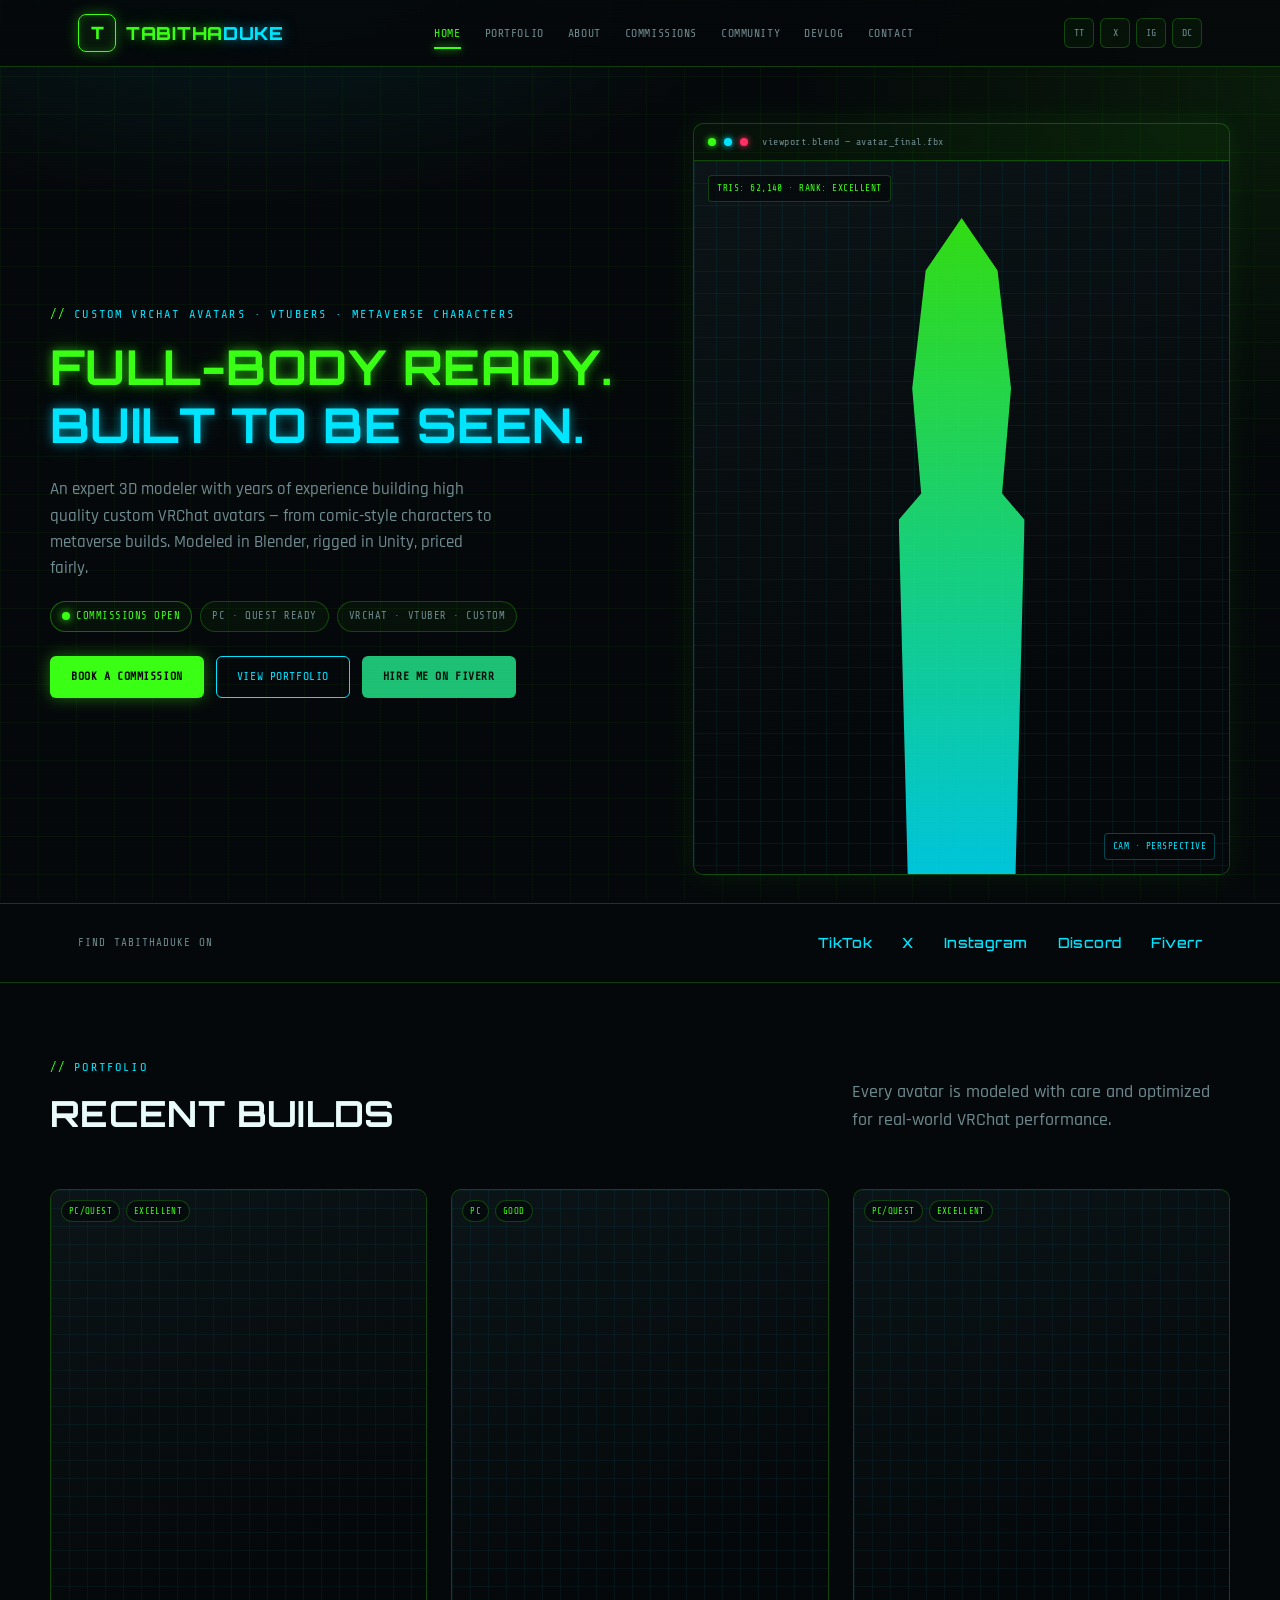
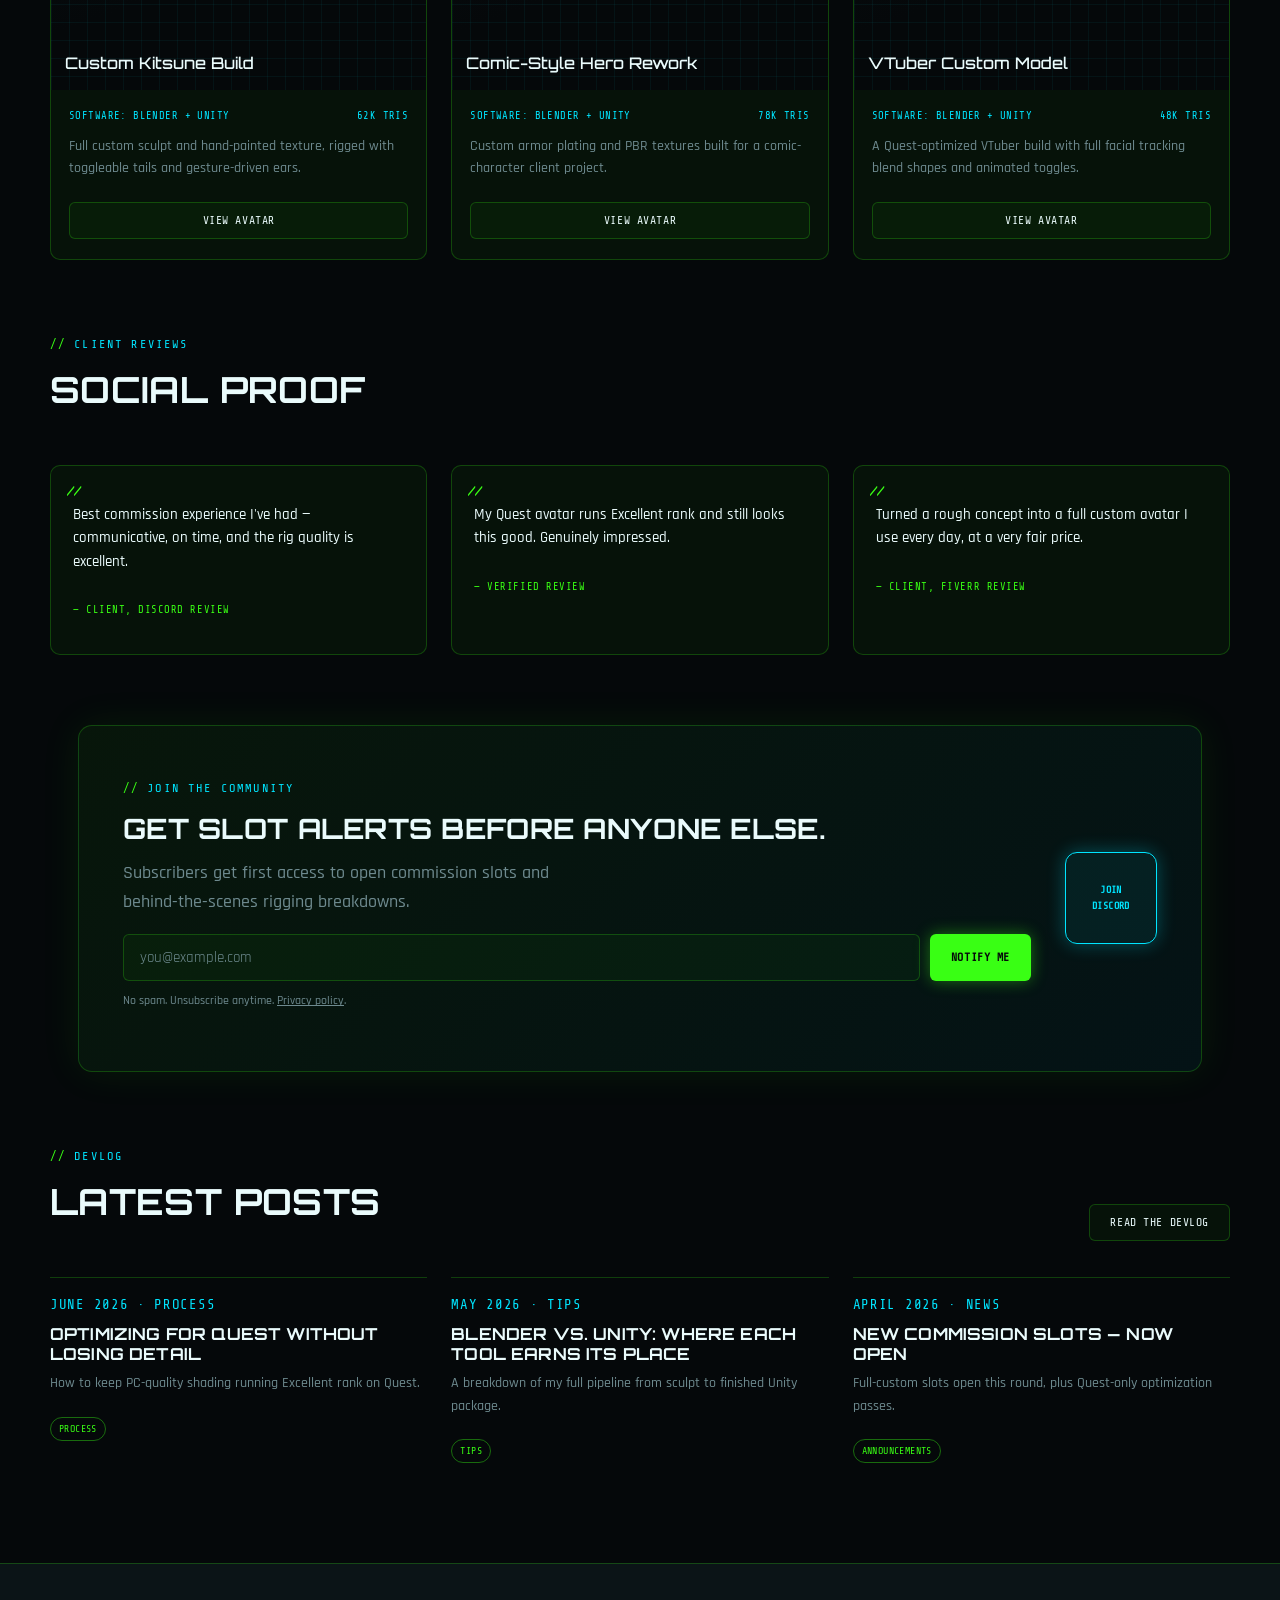
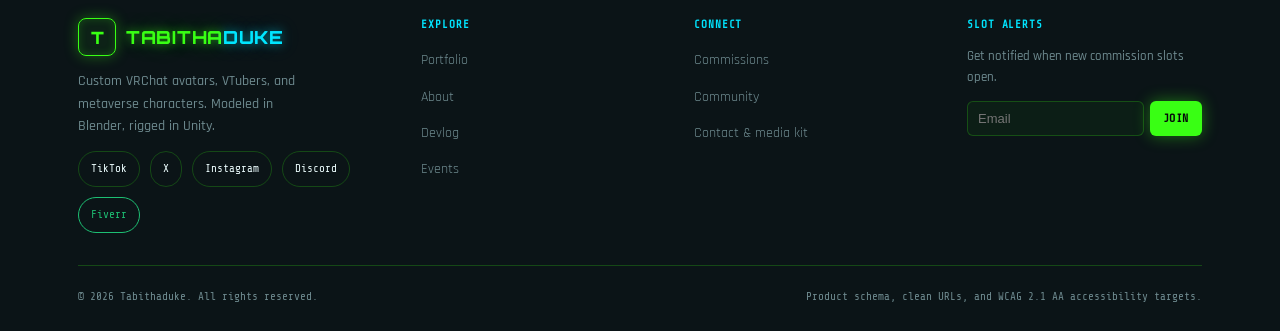
<file: index.html>
<!DOCTYPE html>
<html lang="en">
<head>
<meta charset="UTF-8">
<meta name="viewport" content="width=device-width, initial-scale=1.0">
<title>Tabithaduke — Custom VRChat Avatar Modeler</title>
<meta name="description" content="Tabithaduke builds custom VRChat avatars, VTubers, and metaverse characters using Unity and Blender. Full-body ready, PC & Quest optimized.">
<link rel="canonical" href="https://tabithaduke.example/">
<meta property="og:title" content="Tabithaduke — Custom VRChat Avatar Modeler">
<meta property="og:description" content="Custom VRChat avatars, VTubers, and metaverse characters. High quality, reasonable price.">
<meta property="og:type" content="website">
<meta name="twitter:card" content="summary_large_image">

<!-- FAVICON: placeholder neon "T" mark generated inline as SVG data URI.
     Replace href below with your real logo file once uploaded, e.g.:
     <link rel="icon" type="image/png" href="/assets/logo-favicon.png"> -->
<link rel="icon" type="image/svg+xml" href="data:image/svg+xml,%3Csvg xmlns='http://www.w3.org/2000/svg' viewBox='0 0 64 64'%3E%3Crect width='64' height='64' rx='12' fill='%23060A0C'/%3E%3Ctext x='32' y='44' font-family='Arial,sans-serif' font-weight='900' font-size='36' fill='%2339FF14' text-anchor='middle'%3ET%3C/text%3E%3C/svg%3E">

<link rel="preconnect" href="https://fonts.googleapis.com">
<link rel="preconnect" href="https://fonts.gstatic.com" crossorigin>
<link href="https://fonts.googleapis.com/css2?family=Orbitron:wght@500;600;700;800;900&family=Rajdhani:wght@400;500;600;700&family=Share+Tech+Mono&display=swap" rel="stylesheet">

<script type="application/ld+json">
{
  "@context": "https://schema.org",
  "@type": "Person",
  "name": "Tabithaduke",
  "jobTitle": "VRChat Avatar Modeler",
  "description": "Custom VRChat avatar, VTuber, and metaverse character modeler using Unity and Blender.",
  "sameAs": [
    "https://www.tiktok.com/@duketabintha_vr",
    "https://www.x.com/@kayblisspro451",
    "https://www.instagram.com/@kaydkeira",
    "https://www.discord.com/tabinda248"
  ]
}
</script>
<script type="application/ld+json">
{
  "@context": "https://schema.org",
  "@type": "Product",
  "name": "Full-Custom VRChat Avatar Commission",
  "brand": { "@type": "Brand", "name": "Tabithaduke" },
  "description": "Full-custom VRChat avatar build, modeled in Blender and rigged in Unity, PC & Quest optimized.",
  "offers": { "@type": "Offer", "availability": "https://schema.org/InStock", "priceCurrency": "USD", "price": "0.00" }
}
</script>

<style>
/* ============================================================
   TOKEN SYSTEM — NEON CYBERPUNK
   Color:  bg #05080A · bg2 #0B1417 · green #39FF14 · blue #00E5FF
           white #EAFBFC · muted #6E8A8F · danger/magenta #FF2E63 (rare accent)
   Type:   display = Orbitron (wide, geometric, terminal-readout feel)
           body    = Rajdhani (tall condensed technical sans)
           utility = Share Tech Mono (HUD / spec labels)
   Signature: scanline overlay + neon glow borders + grid backdrop + glitch hover
   ============================================================ */
:root{
  --bg:        #05080A;
  --bg2:       #0B1417;
  --panel:     rgba(57,255,20,.045);
  --panel-brd: rgba(57,255,20,.22);
  --panel-brd-blue: rgba(0,229,255,.28);
  --green:     #39FF14;
  --green-dim: #1F8C0B;
  --blue:      #00E5FF;
  --white:     #EAFBFC;
  --muted:     #6E8A8F;
  --magenta:   #FF2E63;
  --font-display: 'Orbitron', sans-serif;
  --font-body: 'Rajdhani', sans-serif;
  --font-mono: 'Share Tech Mono', monospace;
  --max: 1180px;
}
*{box-sizing:border-box;}
html{scroll-behavior:smooth;}
body{
  margin:0;background:var(--bg);color:var(--white);
  font-family:var(--font-body);font-size:17px;font-weight:500;line-height:1.6;
  -webkit-font-smoothing:antialiased;
  background-image:
    linear-gradient(rgba(57,255,20,.035) 1px, transparent 1px),
    linear-gradient(90deg, rgba(57,255,20,.035) 1px, transparent 1px),
    radial-gradient(900px 500px at 20% -10%, rgba(0,229,255,.10), transparent 60%),
    radial-gradient(800px 600px at 100% 10%, rgba(57,255,20,.08), transparent 60%);
  background-size:38px 38px, 38px 38px, auto, auto;
  background-attachment:fixed;
  position:relative;
}
body::after{
  content:"";position:fixed;inset:0;pointer-events:none;z-index:2000;opacity:.03;
  background:repeating-linear-gradient(0deg, #fff 0 1px, transparent 1px 3px);
  mix-blend-mode:overlay;
}
img,svg{max-width:100%;display:block;}
a{color:inherit;text-decoration:none;}
h1,h2,h3,h4{font-family:var(--font-display);font-weight:700;margin:0 0 .5em;line-height:1.2;letter-spacing:.01em;text-transform:uppercase;}
p{margin:0 0 1em;color:var(--muted);font-size:1.05em;}
button{font-family:inherit;cursor:pointer;}
.container{max-width:var(--max);margin:0 auto;padding:0 28px;}
.neon-text{color:var(--green);text-shadow:0 0 10px rgba(57,255,20,.55), 0 0 22px rgba(57,255,20,.25);}
.blue-text{color:var(--blue);text-shadow:0 0 10px rgba(0,229,255,.5), 0 0 22px rgba(0,229,255,.22);}
.eyebrow{
  font-family:var(--font-mono);font-size:12px;letter-spacing:.18em;text-transform:uppercase;
  color:var(--blue);display:inline-flex;align-items:center;gap:8px;margin-bottom:14px;
}
.eyebrow::before{content:"//";color:var(--green);}

.skip-link{position:absolute;left:-9999px;top:0;background:var(--green);color:var(--bg);padding:10px 16px;z-index:3000;font-family:var(--font-mono);font-size:13px;}
.skip-link:focus{left:12px;top:12px;}
a:focus-visible,button:focus-visible,input:focus-visible,textarea:focus-visible,select:focus-visible{outline:2px solid var(--green);outline-offset:3px;}

/* ============ HEADER ============ */
header.site{position:sticky;top:0;z-index:100;background:rgba(5,8,10,.86);backdrop-filter:blur(12px);border-bottom:1px solid var(--panel-brd);}
.nav-wrap{display:flex;align-items:center;justify-content:space-between;padding:14px 28px;max-width:var(--max);margin:0 auto;gap:18px;}
.brand{display:flex;align-items:center;gap:10px;}
.logo-mark{
  width:38px;height:38px;border-radius:8px;border:1.5px solid var(--green);
  display:flex;align-items:center;justify-content:center;font-family:var(--font-display);
  font-weight:900;color:var(--green);background:rgba(57,255,20,.06);
  box-shadow:0 0 14px rgba(57,255,20,.35), inset 0 0 8px rgba(57,255,20,.2);
  flex-shrink:0;
}
/* NOTE: replace .logo-mark contents with <img src="your-logo.png" alt="Tabithaduke logo"> once the logo file is provided */
.wordmark{font-family:var(--font-display);font-size:18px;font-weight:800;letter-spacing:.04em;white-space:nowrap;}
nav.primary{display:flex;align-items:center;gap:2px;}
nav.primary button.navlink{background:none;border:none;font-family:var(--font-mono);font-size:11.5px;letter-spacing:.05em;text-transform:uppercase;color:var(--muted);padding:9px 11px;position:relative;}
nav.primary button.navlink:hover{color:var(--white);}
nav.primary button.navlink[aria-current="page"]{color:var(--green);}
nav.primary button.navlink[aria-current="page"]::after{content:"";position:absolute;left:11px;right:11px;bottom:0;height:1.5px;background:var(--green);box-shadow:0 0 8px var(--green);}
.nav-right{display:flex;align-items:center;gap:10px;}
.social-mini{display:flex;gap:6px;}
.social-mini a{width:30px;height:30px;border-radius:6px;border:1px solid var(--panel-brd);display:flex;align-items:center;justify-content:center;font-family:var(--font-mono);font-size:10px;color:var(--muted);background:var(--panel);}
.social-mini a:hover{color:var(--green);border-color:var(--green);box-shadow:0 0 10px rgba(57,255,20,.3);}
.btn{display:inline-flex;align-items:center;gap:8px;font-family:var(--font-mono);font-size:11.5px;letter-spacing:.05em;text-transform:uppercase;padding:11px 20px;border-radius:6px;border:1px solid transparent;transition:transform .15s ease,box-shadow .15s ease;}
.btn:hover{transform:translateY(-1px);}
.btn-neon{background:var(--green);color:var(--bg);font-weight:700;box-shadow:0 0 16px rgba(57,255,20,.4);}
.btn-neon:hover{box-shadow:0 0 26px rgba(57,255,20,.6);}
.btn-blue{background:transparent;color:var(--blue);border-color:var(--blue);box-shadow:0 0 0 rgba(0,229,255,0);}
.btn-blue:hover{box-shadow:0 0 16px rgba(0,229,255,.35);}
.btn-outline{border-color:var(--panel-brd);color:var(--white);background:var(--panel);}
.btn-outline:hover{border-color:var(--green);}
.btn-fiverr{background:#1DBF73;color:#04120b;font-weight:700;}
.btn-fiverr:hover{opacity:.9;}
.menu-toggle{display:none;background:var(--panel);border:1px solid var(--panel-brd);padding:9px 11px;border-radius:6px;color:var(--green);}

/* ============ PAGES ============ */
.page{display:none;animation:fadeIn .4s ease;}
.page.active{display:block;}
@keyframes fadeIn{from{opacity:0;transform:translateY(6px);}to{opacity:1;transform:translateY(0);}}

/* ============ HUD / VIEWPORT CHROME (signature element) ============ */
.viewport{border-radius:10px;border:1px solid var(--panel-brd);background:var(--panel);position:relative;overflow:hidden;box-shadow:0 0 30px rgba(57,255,20,.08);}
.viewport-bar{display:flex;align-items:center;gap:8px;padding:10px 14px;border-bottom:1px solid var(--panel-brd);font-family:var(--font-mono);font-size:10px;color:var(--muted);letter-spacing:.05em;}
.vdot{width:8px;height:8px;border-radius:50%;}
.vdot.g{background:var(--green);box-shadow:0 0 6px var(--green);} .vdot.b{background:var(--blue);box-shadow:0 0 6px var(--blue);} .vdot.m{background:var(--magenta);box-shadow:0 0 6px var(--magenta);}
.viewport-stage{aspect-ratio:3/4;position:relative;background:linear-gradient(160deg,#0B1417,#05080A 70%);overflow:hidden;}
.viewport-stage::before{content:"";position:absolute;inset:0;background-image:linear-gradient(rgba(0,229,255,.06) 1px, transparent 1px), linear-gradient(90deg, rgba(0,229,255,.06) 1px, transparent 1px);background-size:22px 22px;}
.avatar-silhouette{position:absolute;left:50%;bottom:0;top:8%;width:42%;transform:translateX(-50%);background:linear-gradient(180deg, var(--green), var(--blue));clip-path:polygon(50% 0%, 66% 8%, 72% 26%, 68% 42%, 78% 46%, 74% 100%, 26% 100%, 22% 46%, 32% 42%, 28% 26%, 34% 8%);opacity:.85;filter:drop-shadow(0 0 18px rgba(57,255,20,.35));}
.viewport-hud{position:absolute;font-family:var(--font-mono);font-size:9.5px;color:var(--green);letter-spacing:.05em;background:rgba(5,8,10,.7);border:1px solid var(--panel-brd);border-radius:4px;padding:5px 8px;}
.hud-tl{top:14px;left:14px;} .hud-br{bottom:14px;right:14px;color:var(--blue);border-color:var(--panel-brd-blue);}
.status-dot{width:8px;height:8px;border-radius:50%;background:var(--green);display:inline-block;box-shadow:0 0 8px var(--green);animation:pulse 1.6s infinite;}
@keyframes pulse{0%{box-shadow:0 0 4px rgba(57,255,20,.6);}70%{box-shadow:0 0 14px rgba(57,255,20,0);}100%{box-shadow:0 0 4px rgba(57,255,20,0);}}

/* ============ HOME / HERO ============ */
.hero{padding:56px 0 28px;}
.hero-grid{display:grid;grid-template-columns:1.05fr .95fr;gap:50px;align-items:center;}
.hero h1{font-size:clamp(30px,4.2vw,48px);}
.hero .lede{font-size:16.5px;max-width:50ch;font-family:var(--font-body);}
.badge-row{display:flex;gap:8px;flex-wrap:wrap;margin:18px 0 24px;}
.badge{font-family:var(--font-mono);font-size:10.5px;letter-spacing:.05em;text-transform:uppercase;padding:6px 11px;border-radius:20px;border:1px solid var(--panel-brd);background:var(--panel);color:var(--muted);display:inline-flex;align-items:center;gap:6px;}
.badge.status{color:var(--green);border-color:rgba(57,255,20,.35);}
.hero-actions{display:flex;gap:12px;flex-wrap:wrap;}

.marquee{padding:28px 0;border-top:1px solid var(--panel-brd);border-bottom:1px solid var(--panel-brd);}
.marquee-inner{display:flex;align-items:center;gap:34px;flex-wrap:wrap;justify-content:space-between;}
.marquee-label{font-family:var(--font-mono);font-size:11px;letter-spacing:.1em;text-transform:uppercase;color:var(--muted);white-space:nowrap;}
.marquee-items{display:flex;gap:30px;flex-wrap:wrap;}
.marquee-item{font-family:var(--font-display);font-size:14px;color:var(--blue);white-space:nowrap;letter-spacing:.03em;}

.section{padding:70px 0;}
.section-head{display:flex;justify-content:space-between;align-items:flex-end;gap:24px;margin-bottom:36px;flex-wrap:wrap;}
.section-head h2{font-size:clamp(24px,3vw,36px);max-width:20ch;}
.section-head .sub{max-width:42ch;}

.grid-3{display:grid;grid-template-columns:repeat(3,1fr);gap:24px;}
.grid-2{display:grid;grid-template-columns:1fr 1fr;gap:24px;}

.avatar-card{border-radius:10px;overflow:hidden;border:1px solid var(--panel-brd);background:var(--panel);transition:transform .2s ease, box-shadow .2s ease;}
.avatar-card:hover{transform:translateY(-4px);box-shadow:0 0 24px rgba(57,255,20,.18);}
.avatar-cover{aspect-ratio:3/4;position:relative;background:linear-gradient(160deg,#0B1417,#05080A 70%);overflow:hidden;}
.avatar-cover::before{content:"";position:absolute;inset:0;background-image:linear-gradient(rgba(0,229,255,.05) 1px, transparent 1px), linear-gradient(90deg, rgba(0,229,255,.05) 1px, transparent 1px);background-size:18px 18px;}
.avatar-cover .tags{position:absolute;top:10px;left:10px;display:flex;gap:6px;z-index:2;}
.mini-tag{font-family:var(--font-mono);font-size:9px;letter-spacing:.04em;text-transform:uppercase;background:rgba(5,8,10,.75);border:1px solid var(--panel-brd);color:var(--green);padding:3px 7px;border-radius:20px;}
.avatar-cover .name{position:absolute;bottom:14px;left:14px;right:14px;font-family:var(--font-display);font-size:16px;z-index:2;color:var(--white);}
.avatar-body{padding:18px 18px 20px;}
.spec-line{display:flex;justify-content:space-between;font-family:var(--font-mono);font-size:10.5px;color:var(--blue);text-transform:uppercase;letter-spacing:.04em;margin-bottom:10px;}
.avatar-body p.blurb{font-size:14px;}
.avatar-body .btn{margin-top:8px;width:100%;justify-content:center;}

.testimonial{border-radius:10px;border:1px solid var(--panel-brd);background:var(--panel);padding:24px 22px;position:relative;}
.testimonial::before{content:"//";position:absolute;top:14px;left:16px;font-family:var(--font-display);font-size:14px;color:var(--green);}
.testimonial p{padding-top:14px;color:var(--white);font-size:14.5px;font-family:var(--font-body);}
.testimonial .attrib{font-family:var(--font-mono);font-size:10.5px;color:var(--green);text-transform:uppercase;letter-spacing:.05em;}

.cta-panel{border-radius:14px;border:1px solid var(--panel-brd);background:linear-gradient(135deg, rgba(57,255,20,.06), rgba(0,229,255,.05));padding:48px 44px;display:grid;grid-template-columns:1fr auto;gap:34px;align-items:center;position:relative;overflow:hidden;box-shadow:0 0 40px rgba(57,255,20,.08);}
.discord-orb{width:92px;height:92px;border-radius:12px;border:1.5px solid var(--blue);background:rgba(0,229,255,.06);flex-shrink:0;display:flex;align-items:center;justify-content:center;font-family:var(--font-mono);font-size:10px;text-align:center;color:var(--blue);font-weight:700;letter-spacing:.04em;box-shadow:0 0 18px rgba(0,229,255,.3);}
.signup-form{display:flex;gap:10px;margin-top:18px;flex-wrap:wrap;}
.signup-form input[type=email]{flex:1;min-width:220px;padding:13px 16px;border-radius:6px;border:1px solid var(--panel-brd);background:rgba(57,255,20,.04);color:var(--white);font-family:var(--font-body);font-size:15px;}
.signup-form input[type=email]::placeholder{color:var(--muted);}
.consent{font-size:12px;color:var(--muted);margin-top:10px;}
.form-note{font-size:13px;margin-top:12px;color:var(--green);display:none;}
.form-note.show{display:block;}

.devlog-card{border-top:1px solid var(--panel-brd);padding-top:16px;}
.devlog-meta{font-family:var(--font-mono);font-size:10.5px;text-transform:uppercase;letter-spacing:.05em;color:var(--blue);margin-bottom:8px;}
.devlog-card h3{font-size:16.5px;}
.devlog-card p{font-size:14px;}
.tag-pill{display:inline-block;font-family:var(--font-mono);font-size:10px;text-transform:uppercase;letter-spacing:.04em;color:var(--green);border:1px solid rgba(57,255,20,.4);padding:3px 8px;border-radius:20px;margin-top:8px;}

footer.site{background:var(--bg2);border-top:1px solid var(--panel-brd);padding:54px 0 26px;margin-top:30px;}
.footer-grid{display:grid;grid-template-columns:1.3fr 1fr 1fr 1fr;gap:38px;padding-bottom:32px;border-bottom:1px solid var(--panel-brd);}
.footer-grid h4{font-family:var(--font-mono);font-size:11px;letter-spacing:.08em;text-transform:uppercase;color:var(--blue);margin-bottom:15px;}
.footer-grid ul{list-style:none;margin:0;padding:0;display:flex;flex-direction:column;gap:9px;}
.footer-grid a,.footer-grid button.linklike{text-decoration:none;color:var(--muted);font-size:14px;background:none;border:none;padding:0;font-family:inherit;text-align:left;}
.footer-grid a:hover,.footer-grid button.linklike:hover{color:var(--green);}
.social-row{display:flex;gap:10px;margin-top:10px;flex-wrap:wrap;}
.social-row a{padding:8px 12px;border:1px solid var(--panel-brd);border-radius:20px;font-family:var(--font-mono);font-size:11px;color:var(--white);display:flex;align-items:center;gap:6px;}
.social-row a:hover{border-color:var(--green);color:var(--green);box-shadow:0 0 10px rgba(57,255,20,.25);}
.footer-bottom{display:flex;justify-content:space-between;align-items:center;padding-top:22px;flex-wrap:wrap;gap:10px;font-family:var(--font-mono);font-size:11px;color:var(--muted);}

/* ---- AVATAR DETAIL ---- */
.detail-grid{display:grid;grid-template-columns:.9fr 1.1fr;gap:50px;padding:50px 0;}
.buy-links{display:flex;flex-wrap:wrap;gap:10px;margin:20px 0;}
.buy-links a{font-family:var(--font-mono);font-size:11.5px;text-transform:uppercase;letter-spacing:.04em;border:1px solid var(--panel-brd);padding:9px 14px;border-radius:20px;background:var(--panel);}
.buy-links a:hover{border-color:var(--green);color:var(--green);}
.spec-table{width:100%;border-collapse:collapse;margin:22px 0;font-size:14px;}
.spec-table tr{border-bottom:1px solid var(--panel-brd);}
.spec-table td{padding:11px 0;color:var(--white);}
.spec-table td:first-child{font-family:var(--font-mono);font-size:11px;text-transform:uppercase;color:var(--blue);width:190px;}
.video-frame{aspect-ratio:16/9;border-radius:10px;position:relative;display:flex;align-items:center;justify-content:center;cursor:pointer;overflow:hidden;background:linear-gradient(150deg,#0B1417,#05080A);border:1px solid var(--panel-brd);}
.play-btn{width:60px;height:60px;border-radius:50%;background:var(--green);display:flex;align-items:center;justify-content:center;position:relative;z-index:1;box-shadow:0 0 20px rgba(57,255,20,.5);}
.play-btn::before{content:"";border-style:solid;border-width:9px 0 9px 15px;border-color:transparent transparent transparent var(--bg);margin-left:3px;}
.video-caption{position:absolute;bottom:14px;left:18px;color:var(--muted);font-family:var(--font-mono);font-size:10.5px;letter-spacing:.04em;text-transform:uppercase;z-index:1;}

/* ---- ABOUT ---- */
.about-grid{display:grid;grid-template-columns:.8fr 1.2fr;gap:50px;padding:50px 0;align-items:start;}
.avatar-portrait{aspect-ratio:4/5;border-radius:10px;background:linear-gradient(160deg,#0B1417,#05080A 70%);position:relative;overflow:hidden;border:1px solid var(--panel-brd);}
.avatar-portrait::before{content:"";position:absolute;inset:0;background-image:linear-gradient(rgba(0,229,255,.06) 1px, transparent 1px), linear-gradient(90deg, rgba(0,229,255,.06) 1px, transparent 1px);background-size:20px 20px;}
.tool-row{display:flex;gap:8px;margin-top:18px;flex-wrap:wrap;}
.timeline{margin-top:30px;border-left:1px solid var(--panel-brd);padding-left:22px;display:flex;flex-direction:column;gap:20px;}
.timeline-item{position:relative;}
.timeline-item::before{content:"";position:absolute;left:-27px;top:5px;width:9px;height:9px;border-radius:50%;background:var(--green);box-shadow:0 0 8px var(--green);}
.timeline-year{font-family:var(--font-mono);font-size:11.5px;color:var(--green);letter-spacing:.05em;}
.timeline-item h4{font-size:14.5px;margin:4px 0 2px;text-transform:none;}
.timeline-item p{font-size:13.5px;}

/* ---- CONTACT / MEDIA ---- */
.contact-grid{display:grid;grid-template-columns:1fr 1fr;gap:50px;padding:50px 0;}
.form-field{margin-bottom:18px;}
.form-field label{display:block;font-family:var(--font-mono);font-size:11px;text-transform:uppercase;letter-spacing:.04em;color:var(--blue);margin-bottom:6px;}
.form-field input,.form-field textarea,.form-field select{width:100%;padding:12px 14px;border:1px solid var(--panel-brd);border-radius:6px;background:var(--panel);font-family:var(--font-body);font-size:15px;color:var(--white);}
.form-field textarea{resize:vertical;min-height:120px;}
.honeypot{position:absolute;left:-9999px;}
.press-kit-list{display:flex;flex-direction:column;border-top:1px solid var(--panel-brd);}
.press-kit-item{display:flex;justify-content:space-between;align-items:center;padding:16px 0;border-bottom:1px solid var(--panel-brd);gap:14px;}
.press-kit-item .name{font-weight:600;font-size:15px;color:var(--white);}
.press-kit-item .desc{font-size:12.5px;color:var(--muted);}

/* ---- EVENTS ---- */
.event-row{display:grid;grid-template-columns:100px 1fr auto;gap:22px;align-items:center;padding:20px 0;border-bottom:1px solid var(--panel-brd);}
.event-date{font-family:var(--font-mono);text-align:center;background:var(--panel);border:1px solid var(--panel-brd);border-radius:6px;padding:10px 6px;}
.event-date .d{font-size:22px;font-weight:700;display:block;color:var(--green);}
.event-date .m{font-size:10px;text-transform:uppercase;letter-spacing:.05em;color:var(--muted);}
.event-title{font-size:16px;font-weight:600;margin-bottom:4px;color:var(--white);font-family:var(--font-display);text-transform:none;}
.event-meta{font-family:var(--font-mono);font-size:11px;color:var(--muted);text-transform:uppercase;letter-spacing:.04em;}
.event-type{display:inline-block;font-family:var(--font-mono);font-size:9.5px;text-transform:uppercase;padding:3px 8px;border-radius:20px;margin-right:8px;}
.event-type.virtual{background:rgba(0,229,255,.12);color:var(--blue);}
.event-type.person{background:rgba(57,255,20,.12);color:var(--green);}
.filter-row{display:flex;gap:10px;margin-bottom:26px;flex-wrap:wrap;}
.filter-chip{font-family:var(--font-mono);font-size:11px;text-transform:uppercase;letter-spacing:.04em;padding:8px 14px;border-radius:20px;border:1px solid var(--panel-brd);background:var(--panel);color:var(--muted);}
.filter-chip[aria-pressed="true"]{background:var(--green);color:var(--bg);border-color:var(--green);}

/* ---- COMMUNITY ---- */
.queue-panel{border-radius:10px;border:1px solid var(--panel-brd);background:var(--panel);padding:26px;display:flex;justify-content:space-between;align-items:center;flex-wrap:wrap;gap:18px;margin-bottom:32px;}
.queue-stat{text-align:center;}
.queue-stat .num{font-family:var(--font-display);font-size:28px;color:var(--green);}
.queue-stat .lbl{font-family:var(--font-mono);font-size:10px;text-transform:uppercase;letter-spacing:.05em;color:var(--muted);}
.community-card{border-radius:10px;background:var(--panel);border:1px solid var(--panel-brd);padding:24px;}
.community-card .icon{width:34px;height:34px;border-radius:8px;background:var(--green);box-shadow:0 0 14px rgba(57,255,20,.4);margin-bottom:14px;}
.community-card h3{font-size:16px;}
.community-card p{font-size:13.5px;}

@media (max-width:880px){
  .hero-grid,.detail-grid,.about-grid,.contact-grid{grid-template-columns:1fr;}
  .grid-3{grid-template-columns:1fr 1fr;}
  .footer-grid{grid-template-columns:1fr 1fr;}
  nav.primary{display:none;}
  .menu-toggle{display:inline-flex;}
  .cta-panel{grid-template-columns:1fr;text-align:left;}
  .discord-orb{display:none;}
}
@media (max-width:600px){
  .grid-3,.grid-2{grid-template-columns:1fr;}
  .footer-grid{grid-template-columns:1fr 1fr;}
  .event-row{grid-template-columns:60px 1fr;}
  .event-row .btn{grid-column:1/-1;}
}
@media (prefers-reduced-motion:reduce){
  *{animation-duration:.01ms !important;animation-iteration-count:1 !important;transition-duration:.01ms !important;scroll-behavior:auto !important;}
}
</style>
</head>
<body>

<a href="#main" class="skip-link">Skip to content</a>

<header class="site">
  <div class="nav-wrap">
    <a href="#" class="brand" data-nav="home">
      <span class="logo-mark" aria-hidden="true">T</span>
      <span class="wordmark"><span class="neon-text">TABITHA</span><span class="blue-text">DUKE</span></span>
    </a>
    <nav class="primary" aria-label="Primary">
      <button class="navlink" data-nav="home" aria-current="page">Home</button>
      <button class="navlink" data-nav="portfolio">Portfolio</button>
      <button class="navlink" data-nav="about">About</button>
      <button class="navlink" data-nav="commissions">Commissions</button>
      <button class="navlink" data-nav="community">Community</button>
      <button class="navlink" data-nav="devlog">Devlog</button>
      <button class="navlink" data-nav="contact">Contact</button>
    </nav>
    <div class="nav-right">
      <div class="social-mini" aria-label="Social media">
        <a href="https://www.tiktok.com/@duketabintha_vr" target="_blank" rel="noopener" aria-label="TikTok">TT</a>
        <a href="https://www.x.com/@kayblisspro451" target="_blank" rel="noopener" aria-label="X / Twitter">X</a>
        <a href="https://www.instagram.com/@kaydkeira" target="_blank" rel="noopener" aria-label="Instagram">IG</a>
        <a href="https://www.discord.com/tabinda248" target="_blank" rel="noopener" aria-label="Discord">DC</a>
      </div>
      <button class="menu-toggle" aria-label="Open menu" id="menuToggle">☰</button>
    </div>
  </div>
</header>

<main id="main">

<!-- ============ HOME ============ -->
<section class="page active" id="page-home" data-page="home">
  <div class="hero container">
    <div class="hero-grid">
      <div>
        <p class="eyebrow">Custom VRChat Avatars · VTubers · Metaverse Characters</p>
        <h1><span class="neon-text">Full-body ready.</span><br><span class="blue-text">Built to be seen.</span></h1>
        <p class="lede">An expert 3D modeler with years of experience building high quality custom VRChat avatars — from comic-style characters to metaverse builds. Modeled in Blender, rigged in Unity, priced fairly.</p>
        <div class="badge-row">
          <span class="badge status"><span class="status-dot"></span> Commissions open</span>
          <span class="badge">PC · Quest ready</span>
          <span class="badge">VRChat · VTuber · Custom</span>
        </div>
        <div class="hero-actions">
          <button class="btn btn-neon" data-nav="commissions">Book a commission</button>
          <button class="btn btn-blue" data-nav="portfolio">View portfolio</button>
          <a class="btn btn-fiverr" href="#" target="_blank" rel="noopener" title="Add your Fiverr gig URL here">Hire me on Fiverr</a>
        </div>
      </div>
      <div class="viewport">
        <div class="viewport-bar"><span class="vdot g"></span><span class="vdot b"></span><span class="vdot m"></span><span style="margin-left:6px">viewport.blend — avatar_final.fbx</span></div>
        <div class="viewport-stage">
          <div class="avatar-silhouette"></div>
          <span class="viewport-hud hud-tl">TRIS: 62,140 · RANK: EXCELLENT</span>
          <span class="viewport-hud hud-br">CAM · PERSPECTIVE</span>
        </div>
      </div>
    </div>
  </div>

  <div class="marquee">
    <div class="container marquee-inner">
      <span class="marquee-label">Find Tabithaduke on</span>
      <div class="marquee-items">
        <span class="marquee-item">TikTok</span>
        <span class="marquee-item">X</span>
        <span class="marquee-item">Instagram</span>
        <span class="marquee-item">Discord</span>
        <span class="marquee-item">Fiverr</span>
      </div>
    </div>
  </div>

  <div class="section container">
    <div class="section-head">
      <div><p class="eyebrow">Portfolio</p><h2>Recent builds</h2></div>
      <p class="sub">Every avatar is modeled with care and optimized for real-world VRChat performance.</p>
    </div>
    <div class="grid-3">
      <div class="avatar-card">
        <div class="avatar-cover"><div class="tags"><span class="mini-tag">PC/Quest</span><span class="mini-tag">Excellent</span></div><span class="name">Custom Kitsune Build</span></div>
        <div class="avatar-body"><div class="spec-line"><span>Software: Blender + Unity</span><span>62K tris</span></div><p class="blurb">Full custom sculpt and hand-painted texture, rigged with toggleable tails and gesture-driven ears.</p><button class="btn btn-outline" data-nav="book-detail">View avatar</button></div>
      </div>
      <div class="avatar-card">
        <div class="avatar-cover"><div class="tags"><span class="mini-tag">PC</span><span class="mini-tag">Good</span></div><span class="name">Comic-Style Hero Rework</span></div>
        <div class="avatar-body"><div class="spec-line"><span>Software: Blender + Unity</span><span>78K tris</span></div><p class="blurb">Custom armor plating and PBR textures built for a comic-character client project.</p><button class="btn btn-outline">View avatar</button></div>
      </div>
      <div class="avatar-card">
        <div class="avatar-cover"><div class="tags"><span class="mini-tag">PC/Quest</span><span class="mini-tag">Excellent</span></div><span class="name">VTuber Custom Model</span></div>
        <div class="avatar-body"><div class="spec-line"><span>Software: Blender + Unity</span><span>48K tris</span></div><p class="blurb">A Quest-optimized VTuber build with full facial tracking blend shapes and animated toggles.</p><button class="btn btn-outline">View avatar</button></div>
      </div>
    </div>
  </div>

  <div class="section container" style="padding-top:0">
    <div class="section-head"><div><p class="eyebrow">Client reviews</p><h2>Social proof</h2></div></div>
    <div class="grid-3">
      <div class="testimonial"><p>Best commission experience I've had — communicative, on time, and the rig quality is excellent.</p><p class="attrib">— Client, Discord review</p></div>
      <div class="testimonial"><p>My Quest avatar runs Excellent rank and still looks this good. Genuinely impressed.</p><p class="attrib">— Verified review</p></div>
      <div class="testimonial"><p>Turned a rough concept into a full custom avatar I use every day, at a very fair price.</p><p class="attrib">— Client, Fiverr review</p></div>
    </div>
  </div>

  <div class="container">
    <div class="cta-panel">
      <div>
        <p class="eyebrow">Join the community</p>
        <h2 style="font-size:28px">Get slot alerts before anyone else.</h2>
        <p style="max-width:48ch">Subscribers get first access to open commission slots and behind-the-scenes rigging breakdowns.</p>
        <form class="signup-form" id="newsletterForm">
          <label for="nlEmail" style="position:absolute;left:-9999px">Email address</label>
          <input type="email" id="nlEmail" placeholder="you@example.com" required autocomplete="email">
          <button class="btn btn-neon" type="submit">Notify me</button>
        </form>
        <p class="consent">No spam. Unsubscribe anytime. <a href="#" style="text-decoration:underline">Privacy policy</a>.</p>
        <p class="form-note" id="nlNote">You're on the list — check your inbox to confirm.</p>
      </div>
      <a class="discord-orb" href="https://www.discord.com/tabinda248" target="_blank" rel="noopener">JOIN<br>DISCORD</a>
    </div>
  </div>

  <div class="section container">
    <div class="section-head">
      <div><p class="eyebrow">Devlog</p><h2>Latest posts</h2></div>
      <button class="btn btn-outline" data-nav="devlog">Read the devlog</button>
    </div>
    <div class="grid-3">
      <div class="devlog-card"><p class="devlog-meta">June 2026 · Process</p><h3>Optimizing for Quest without losing detail</h3><p>How to keep PC-quality shading running Excellent rank on Quest.</p><span class="tag-pill">Process</span></div>
      <div class="devlog-card"><p class="devlog-meta">May 2026 · Tips</p><h3>Blender vs. Unity: where each tool earns its place</h3><p>A breakdown of my full pipeline from sculpt to finished Unity package.</p><span class="tag-pill">Tips</span></div>
      <div class="devlog-card"><p class="devlog-meta">April 2026 · News</p><h3>New commission slots — now open</h3><p>Full-custom slots open this round, plus Quest-only optimization passes.</p><span class="tag-pill">Announcements</span></div>
    </div>
  </div>
</section>

<!-- ============ PORTFOLIO LISTING ============ -->
<section class="page" id="page-portfolio" data-page="portfolio">
  <div class="section container">
    <p class="eyebrow">Portfolio</p>
    <h2>All avatars</h2>
    <p class="sub" style="margin-bottom:34px">Custom VRChat avatars, VTuber models, and metaverse characters — built in Blender, rigged in Unity.</p>
    <div class="grid-3">
      <div class="avatar-card"><div class="avatar-cover"><div class="tags"><span class="mini-tag">PC/Quest</span><span class="mini-tag">Excellent</span></div><span class="name">Custom Kitsune Build</span></div><div class="avatar-body"><div class="spec-line"><span>Blender + Unity</span><span>62K tris</span></div><p class="blurb">Full custom sculpt with toggleable tails and bioluminescent accents.</p><button class="btn btn-outline" data-nav="book-detail">View avatar</button></div></div>
      <div class="avatar-card"><div class="avatar-cover"><div class="tags"><span class="mini-tag">PC</span><span class="mini-tag">Good</span></div><span class="name">Comic-Style Hero Rework</span></div><div class="avatar-body"><div class="spec-line"><span>Blender + Unity</span><span>78K tris</span></div><p class="blurb">Custom armor plating, PBR textures, full gesture-driven face rig.</p><button class="btn btn-outline">View avatar</button></div></div>
      <div class="avatar-card"><div class="avatar-cover"><div class="tags"><span class="mini-tag">PC/Quest</span><span class="mini-tag">Excellent</span></div><span class="name">VTuber Custom Model</span></div><div class="avatar-body"><div class="spec-line"><span>Blender + Unity</span><span>48K tris</span></div><p class="blurb">Quest-optimized build with full facial tracking blend shapes.</p><button class="btn btn-outline">View avatar</button></div></div>
      <div class="avatar-card"><div class="avatar-cover"><div class="tags"><span class="mini-tag">PC</span><span class="mini-tag">Medium</span></div><span class="name">Original — Metaverse Character</span></div><div class="avatar-body"><div class="spec-line"><span>Blender + Unity</span><span>94K tris</span></div><p class="blurb">Fully original sculpt for a metaverse-focused client, PC showcase build.</p><button class="btn btn-outline">View avatar</button></div></div>
      <div class="avatar-card"><div class="avatar-cover"><div class="tags"><span class="mini-tag">PC/Quest</span><span class="mini-tag">Excellent</span></div><span class="name">Stylized Wolf Build</span></div><div class="avatar-body"><div class="spec-line"><span>Blender + Unity</span><span>51K tris</span></div><p class="blurb">Minimalist stylized wolf build, optimized down for Quest without losing detail.</p><button class="btn btn-outline">View avatar</button></div></div>
      <div class="avatar-card"><div class="avatar-cover"><div class="tags"><span class="mini-tag">PC</span><span class="mini-tag">Good</span></div><span class="name">Mecha Custom Build</span></div><div class="avatar-body"><div class="spec-line"><span>Blender + Unity</span><span>88K tris</span></div><p class="blurb">Hard-surface mecha build with panel-driven toggle system and emissive detailing.</p><button class="btn btn-outline">View avatar</button></div></div>
    </div>
  </div>
</section>

<!-- ============ AVATAR DETAIL ============ -->
<section class="page" id="page-book-detail" data-page="book-detail">
  <div class="container detail-grid">
    <div>
      <div class="viewport">
        <div class="viewport-bar"><span class="vdot g"></span><span class="vdot b"></span><span class="vdot m"></span><span style="margin-left:6px">kitsune_final.fbx</span></div>
        <div class="viewport-stage">
          <div class="avatar-silhouette"></div>
          <span class="viewport-hud hud-tl">TRIS: 62,140 · RANK: EXCELLENT</span>
          <span class="viewport-hud hud-br">CAM · PERSPECTIVE</span>
        </div>
      </div>
      <div class="buy-links" aria-label="Purchase or commission links">
        <a href="#">Booth</a>
        <a href="#">Gumroad</a>
        <a href="#" style="border-color:#1DBF73;color:#1DBF73">Fiverr gig</a>
      </div>
      <button class="btn btn-neon" style="width:100%;justify-content:center">Commission something like this</button>
    </div>
    <div>
      <p class="eyebrow">Full-Custom Build</p>
      <h1 style="font-size:32px">Custom Kitsune Build</h1>
      <p style="font-size:16px">A full custom sculpt and hand-painted texture built for a client who wanted a bioluminescent, ember-toned coat with toggleable tails and a glowing chest marking. Rigged for full-body tracking with custom gesture-driven ear and tail motion.</p>
      <table class="spec-table">
        <tr><td>Software</td><td>Blender · Unity</td></tr>
        <tr><td>Platform</td><td>PC &amp; Quest</td></tr>
        <tr><td>Performance rank</td><td>Excellent</td></tr>
        <tr><td>Triangle count</td><td>62,140 tris</td></tr>
        <tr><td>Formats included</td><td>Unity package · FBX · Source files</td></tr>
        <tr><td>Usage rights</td><td>Personal use — resale rights available as add-on</td></tr>
      </table>
      <div class="video-frame" role="button" tabindex="0" aria-label="Play avatar turntable video">
        <div class="play-btn"></div>
        <span class="video-caption">Turntable · 0:42 — replace with your hosted video embed</span>
      </div>
      <div style="margin-top:28px">
        <p class="eyebrow">Client reviews</p>
        <div class="grid-2">
          <div class="testimonial"><p>Exactly what I pictured, and the rig is flawless in-world.</p><p class="attrib">— Client review</p></div>
          <div class="testimonial"><p>Runs Excellent on Quest and still looks this detailed. Rare combo.</p><p class="attrib">— Verified review</p></div>
        </div>
      </div>
    </div>
  </div>
</section>

<!-- ============ ABOUT ============ -->
<section class="page" id="page-about" data-page="about">
  <div class="container about-grid">
    <div>
      <div class="avatar-portrait"></div>
      <div class="tool-row">
        <span class="badge">Blender</span>
        <span class="badge">Unity</span>
        <span class="badge">VRChat SDK</span>
      </div>
    </div>
    <div>
      <p class="eyebrow">About Tabithaduke</p>
      <h1 style="font-size:30px">An expert in 3D modeling, built on years of practice.</h1>
      <p style="font-size:16px">An expert in 3D modeling with several years of experience, which has helped perfect these skills in the field. Tabithaduke has successfully created high quality custom VRChat avatars while working with various groups that deal majorly with characters — including comic and metaverse characters. That experience covers VRChat avatars, VTubers, custom avatars, and more.</p>
      <p style="font-size:14.5px">Every avatar is built using Blender and Unity, with an ongoing focus on refining skills to deliver impeccable quality at a very reasonable price — to the point of being able to make a living from this craft. Feel free to reach out with any questions or commission requests.</p>
      <div class="timeline">
        <div class="timeline-item"><span class="timeline-year">Early days</span><h4>First avatar edits</h4><p>Started building and editing avatars, learning Blender and Unity from the ground up.</p></div>
        <div class="timeline-item"><span class="timeline-year">Growth</span><h4>Working with character groups</h4><p>Collaborated with groups working on comic and metaverse-style characters.</p></div>
        <div class="timeline-item"><span class="timeline-year">Expansion</span><h4>Custom VRChat &amp; VTuber commissions</h4><p>Expanded into full custom VRChat avatar and VTuber model commissions.</p></div>
        <div class="timeline-item"><span class="timeline-year">Today</span><h4>Full-time 3D modeling</h4><p>Now offering impeccable quality at a reasonable price, taking commissions full-time.</p></div>
      </div>
    </div>
  </div>
</section>

<!-- ============ COMMISSIONS / SIGNUP LANDING ============ -->
<section class="page" id="page-commissions" data-page="commissions">
  <div class="section container" style="max-width:740px;text-align:center">
    <p class="eyebrow" style="justify-content:center">Commissions</p>
    <h1 style="font-size:34px">Get on the list before slots open.</h1>
    <p style="font-size:16.5px">Join the mailing list for first access to new commission slots and behind-the-scenes rigging breakdowns — or hop into the Discord where slots are usually announced first.</p>
    <div style="display:flex;gap:12px;justify-content:center;margin:20px 0;flex-wrap:wrap">
      <a class="btn btn-neon" href="https://www.discord.com/tabinda248" target="_blank" rel="noopener">Join Discord</a>
      <a class="btn btn-fiverr" href="#" target="_blank" rel="noopener">Hire me on Fiverr</a>
    </div>
    <form class="signup-form" id="newsletterForm2" style="justify-content:center;max-width:480px;margin:8px auto 0">
      <label for="nlEmail2" style="position:absolute;left:-9999px">Email address</label>
      <input type="email" id="nlEmail2" placeholder="you@example.com" required autocomplete="email">
      <button class="btn btn-neon" type="submit">Notify me</button>
    </form>
    <p class="consent">No spam, ever. Unsubscribe with one click. <a href="#" style="text-decoration:underline">Privacy policy</a>.</p>
    <p class="form-note" id="nlNote2">You're on the list — check your inbox to confirm.</p>
  </div>
</section>

<!-- ============ CONTACT / MEDIA ============ -->
<section class="page" id="page-contact" data-page="contact">
  <div class="container contact-grid">
    <div>
      <p class="eyebrow">Get in touch</p>
      <h1 style="font-size:28px">Contact</h1>
      <form id="contactForm">
        <div class="form-field"><label for="cName">Name / Discord tag</label><input id="cName" type="text" required></div>
        <div class="form-field"><label for="cEmail">Email</label><input id="cEmail" type="email" required></div>
        <div class="form-field"><label for="cSubject">Subject</label>
          <select id="cSubject">
            <option>Commission inquiry</option>
            <option>General inquiry</option>
            <option>Media / press request</option>
            <option>Collab / streamer partnership</option>
            <option>Rights &amp; licensing</option>
          </select>
        </div>
        <div class="form-field"><label for="cMessage">Message</label><textarea id="cMessage" required></textarea></div>
        <input type="text" name="company" class="honeypot" tabindex="-1" autocomplete="off">
        <button class="btn btn-neon" type="submit">Send message</button>
        <p class="form-note" id="contactNote">Thanks — your message has been sent.</p>
      </form>
    </div>
    <div>
      <p class="eyebrow">Press &amp; media kit</p>
      <h2 style="font-size:22px">Media kit</h2>
      <p style="font-size:14px">Everything a journalist, streamer, or content creator needs, in one download.</p>
      <div class="press-kit-list">
        <div class="press-kit-item"><div><div class="name">Avatar renders</div><div class="desc">Press-quality, transparent background</div></div><button class="btn btn-outline">Download</button></div>
        <div class="press-kit-item"><div><div class="name">Logo / wordmark</div><div class="desc">Tabithaduke branding assets</div></div><button class="btn btn-outline">Download</button></div>
        <div class="press-kit-item"><div><div class="name">Bio</div><div class="desc">Short and long versions</div></div><button class="btn btn-outline">Download</button></div>
        <div class="press-kit-item"><div><div class="name">Fact sheet</div><div class="desc">Specialties, software, stats</div></div><button class="btn btn-outline">Download</button></div>
      </div>
      <button class="btn btn-outline" style="margin-top:18px;width:100%;justify-content:center">Download full kit (.zip)</button>
      <div style="margin-top:26px">
        <p class="eyebrow">Storefronts &amp; social</p>
        <div class="buy-links">
          <a href="#" style="border-color:#1DBF73;color:#1DBF73">Fiverr</a>
          <a href="https://www.tiktok.com/@duketabintha_vr" target="_blank" rel="noopener">TikTok</a>
          <a href="https://www.x.com/@kayblisspro451" target="_blank" rel="noopener">X</a>
          <a href="https://www.instagram.com/@kaydkeira" target="_blank" rel="noopener">Instagram</a>
          <a href="https://www.discord.com/tabinda248" target="_blank" rel="noopener">Discord</a>
        </div>
      </div>
    </div>
  </div>
</section>

<!-- ============ EVENTS ============ -->
<section class="page" id="page-events" data-page="events">
  <div class="section container">
    <p class="eyebrow">Appearances</p>
    <h1 style="font-size:28px">Events &amp; livestreams</h1>
    <p class="sub" style="margin-bottom:26px">Slot openings, community meetups, and live modeling streams.</p>
    <div class="filter-row" role="group" aria-label="Filter events">
      <button class="filter-chip" data-filter="all" aria-pressed="true">All</button>
      <button class="filter-chip" data-filter="person" aria-pressed="false">In-VRChat / In-person</button>
      <button class="filter-chip" data-filter="virtual" aria-pressed="false">Stream / Virtual</button>
    </div>
    <div id="eventList">
      <div class="event-row" data-type="virtual">
        <div class="event-date"><span class="d">03</span><span class="m">Aug</span></div>
        <div><span class="event-type virtual">Stream</span><div class="event-title">Live modeling session — Kitsune tail toggles</div><div class="event-meta">Twitch · 6:00 PM ET</div></div>
        <button class="btn btn-outline add-ics" data-title="Live modeling session" data-date="2026-08-03T18:00:00" data-loc="Twitch">Add to calendar</button>
      </div>
      <div class="event-row" data-type="person">
        <div class="event-date"><span class="d">14</span><span class="m">Aug</span></div>
        <div><span class="event-type person">In-VRChat</span><div class="event-title">Portfolio showcase meetup</div><div class="event-meta">VRChat World: Tabithaduke Studio · 8:00 PM ET</div></div>
        <button class="btn btn-outline add-ics" data-title="Portfolio showcase meetup" data-date="2026-08-14T20:00:00" data-loc="VRChat">Add to calendar</button>
      </div>
      <div class="event-row" data-type="virtual">
        <div class="event-date"><span class="d">01</span><span class="m">Sep</span></div>
        <div><span class="event-type virtual">Stream</span><div class="event-title">September commission slots — opening stream</div><div class="event-meta">Discord Stage · 5:00 PM ET</div></div>
        <button class="btn btn-outline add-ics" data-title="September commission slots opening" data-date="2026-09-01T17:00:00" data-loc="Discord">Add to calendar</button>
      </div>
    </div>
  </div>
</section>

<!-- ============ COMMUNITY ============ -->
<section class="page" id="page-community" data-page="community">
  <div class="section container">
    <p class="eyebrow">Community</p>
    <h1 style="font-size:28px">The Tabithaduke Discord</h1>
    <p class="sub" style="margin-bottom:24px">A moderated space for clients and anyone into VRChat avatar creation.</p>
    <div class="queue-panel">
      <div class="queue-stat"><span class="num">3</span><span class="lbl">Slots open</span></div>
      <div class="queue-stat"><span class="num">7</span><span class="lbl">In queue</span></div>
      <div class="queue-stat"><span class="num">~14d</span><span class="lbl">Turnaround</span></div>
      <a class="btn btn-neon" href="https://www.discord.com/tabinda248" target="_blank" rel="noopener">Join Discord</a>
    </div>
    <div class="grid-3">
      <div class="community-card"><div class="icon"></div><h3>Showcase channel</h3><p>Recent client avatars and fan art, pulled straight from the community showcase channel.</p></div>
      <div class="community-card"><div class="icon"></div><h3>Live Q&amp;A sessions</h3><p>Regular voice/stage sessions to ask about upcoming slots and the modeling process.</p><button class="btn btn-outline" style="margin-top:12px" data-nav="events">See upcoming dates</button></div>
      <div class="community-card"><div class="icon"></div><h3>Supporter perks</h3><p>Ko-fi/Patreon supporters get early previews and behind-the-scenes breakdowns.</p></div>
    </div>
  </div>
</section>

<!-- ============ DEVLOG ============ -->
<section class="page" id="page-devlog" data-page="devlog">
  <div class="section container">
    <p class="eyebrow">Devlog</p>
    <h1 style="font-size:28px">Notes from the workshop</h1>
    <p class="sub" style="margin-bottom:10px">Modeling breakdowns, tips, and commission news — updated monthly.</p>
    <div class="filter-row" role="group" aria-label="Filter devlog posts">
      <button class="filter-chip" data-jfilter="all" aria-pressed="true">All</button>
      <button class="filter-chip" data-jfilter="Process" aria-pressed="false">Process</button>
      <button class="filter-chip" data-jfilter="Tips" aria-pressed="false">Tips</button>
      <button class="filter-chip" data-jfilter="Announcements" aria-pressed="false">News</button>
    </div>
    <div class="grid-3" id="journalList">
      <div class="devlog-card" data-tag="Process"><p class="devlog-meta">June 2026 · Process</p><h3>Optimizing for Quest without losing detail</h3><p>How to keep PC-quality shading running Excellent rank on Quest.</p><span class="tag-pill">Process</span></div>
      <div class="devlog-card" data-tag="Tips"><p class="devlog-meta">May 2026 · Tips</p><h3>Blender vs. Unity: where each tool earns its place</h3><p>A breakdown of the full pipeline from sculpt to finished Unity package.</p><span class="tag-pill">Tips</span></div>
      <div class="devlog-card" data-tag="Announcements"><p class="devlog-meta">April 2026 · News</p><h3>New commission slots — now open</h3><p>Full-custom slots open this round, plus Quest-only optimization passes.</p><span class="tag-pill">Announcements</span></div>
      <div class="devlog-card" data-tag="Process"><p class="devlog-meta">March 2026 · Process</p><h3>Building a gesture-driven face rig from scratch</h3><p>A breakdown of the blend-shape setup behind every custom face rig delivered.</p><span class="tag-pill">Process</span></div>
      <div class="devlog-card" data-tag="Tips"><p class="devlog-meta">February 2026 · Tips</p><h3>Reading your own performance rank report</h3><p>What VRChat's rank system actually measures, and which numbers matter most.</p><span class="tag-pill">Tips</span></div>
      <div class="devlog-card" data-tag="Announcements"><p class="devlog-meta">January 2026 · News</p><h3>Now taking commissions on Fiverr</h3><p>Full-custom and base-edit commissions are now bookable directly through Fiverr.</p><span class="tag-pill">Announcements</span></div>
    </div>
  </div>
</section>

</main>

<!-- ============ FOOTER ============ -->
<footer class="site">
  <div class="container">
    <div class="footer-grid">
      <div>
        <div class="brand" style="margin-bottom:4px">
          <span class="logo-mark" aria-hidden="true">T</span>
          <span class="wordmark"><span class="neon-text">TABITHA</span><span class="blue-text">DUKE</span></span>
        </div>
        <p style="font-size:14px;margin-top:14px;max-width:32ch">Custom VRChat avatars, VTubers, and metaverse characters. Modeled in Blender, rigged in Unity.</p>
        <div class="social-row" aria-label="Social media and marketplaces">
          <a href="https://www.tiktok.com/@duketabintha_vr" target="_blank" rel="noopener">TikTok</a>
          <a href="https://www.x.com/@kayblisspro451" target="_blank" rel="noopener">X</a>
          <a href="https://www.instagram.com/@kaydkeira" target="_blank" rel="noopener">Instagram</a>
          <a href="https://www.discord.com/tabinda248" target="_blank" rel="noopener">Discord</a>
          <a href="#" style="border-color:#1DBF73;color:#1DBF73">Fiverr</a>
        </div>
      </div>
      <div>
        <h4>Explore</h4>
        <ul>
          <li><button class="linklike navlink" data-nav="portfolio">Portfolio</button></li>
          <li><button class="linklike navlink" data-nav="about">About</button></li>
          <li><button class="linklike navlink" data-nav="devlog">Devlog</button></li>
          <li><button class="linklike navlink" data-nav="events">Events</button></li>
        </ul>
      </div>
      <div>
        <h4>Connect</h4>
        <ul>
          <li><button class="linklike navlink" data-nav="commissions">Commissions</button></li>
          <li><button class="linklike navlink" data-nav="community">Community</button></li>
          <li><button class="linklike navlink" data-nav="contact">Contact &amp; media kit</button></li>
        </ul>
      </div>
      <div>
        <h4>Slot alerts</h4>
        <p style="font-size:13px">Get notified when new commission slots open.</p>
        <form id="footerForm" style="display:flex;gap:6px;margin-top:10px;flex-wrap:wrap">
          <input type="email" required placeholder="Email" style="flex:1;min-width:120px;padding:9px 10px;border-radius:6px;border:1px solid var(--panel-brd);background:var(--panel);color:var(--white);font-size:13px">
          <button class="btn btn-neon" type="submit" style="padding:9px 12px">Join</button>
        </form>
      </div>
    </div>
    <div class="footer-bottom">
      <span>© 2026 Tabithaduke. All rights reserved.</span>
      <span>Product schema, clean URLs, and WCAG 2.1 AA accessibility targets.</span>
    </div>
  </div>
</footer>

<script>
(function(){
  "use strict";
  var pages = document.querySelectorAll('.page');
  var navButtons = document.querySelectorAll('[data-nav]');
  var navLinksTop = document.querySelectorAll('nav.primary .navlink');

  function showPage(name, focusMain){
    pages.forEach(function(p){ p.classList.toggle('active', p.dataset.page === name); });
    navLinksTop.forEach(function(b){
      if(b.dataset.nav === name){ b.setAttribute('aria-current','page'); }
      else { b.removeAttribute('aria-current'); }
    });
    window.location.hash = name;
    window.scrollTo({top:0, behavior:'auto'});
    if(focusMain){
      var main = document.getElementById('main');
      main.setAttribute('tabindex','-1');
      main.focus({preventScroll:true});
    }
  }
  navButtons.forEach(function(btn){
    btn.addEventListener('click', function(){
      var target = btn.dataset.nav;
      if(!target) return;
      showPage(target, true);
    });
  });
  var initial = (window.location.hash || '#home').replace('#','');
  if(!document.getElementById('page-'+initial)){ initial = 'home'; }
  showPage(initial, false);

  var menuToggle = document.getElementById('menuToggle');
  var primaryNav = document.querySelector('nav.primary');
  menuToggle.addEventListener('click', function(){
    var open = primaryNav.style.display === 'flex';
    primaryNav.style.display = open ? 'none' : 'flex';
    primaryNav.style.flexDirection = 'column';
    primaryNav.style.position = 'absolute';
    primaryNav.style.top = '60px';
    primaryNav.style.left = '0';
    primaryNav.style.right = '0';
    primaryNav.style.background = 'var(--bg2)';
    primaryNav.style.borderBottom = '1px solid var(--panel-brd)';
    primaryNav.style.padding = '10px 20px 18px';
    menuToggle.setAttribute('aria-expanded', String(!open));
  });

  function wireNewsletter(formId, noteId){
    var form = document.getElementById(formId);
    if(!form) return;
    form.addEventListener('submit', function(e){
      e.preventDefault();
      var note = document.getElementById(noteId);
      if(note){ note.classList.add('show'); }
      form.reset();
    });
  }
  wireNewsletter('newsletterForm','nlNote');
  wireNewsletter('newsletterForm2','nlNote2');

  var footerForm = document.getElementById('footerForm');
  if(footerForm){
    footerForm.addEventListener('submit', function(e){
      e.preventDefault();
      footerForm.querySelector('input').value = 'Subscribed ✓';
    });
  }

  var contactForm = document.getElementById('contactForm');
  if(contactForm){
    contactForm.addEventListener('submit', function(e){
      e.preventDefault();
      if(contactForm.company && contactForm.company.value){ return; }
      document.getElementById('contactNote').classList.add('show');
      contactForm.reset();
    });
  }

  var filterChips = document.querySelectorAll('[data-filter]');
  filterChips.forEach(function(chip){
    chip.addEventListener('click', function(){
      filterChips.forEach(function(c){ c.setAttribute('aria-pressed','false'); });
      chip.setAttribute('aria-pressed','true');
      var val = chip.dataset.filter;
      document.querySelectorAll('#eventList .event-row').forEach(function(row){
        row.style.display = (val === 'all' || row.dataset.type === val) ? 'grid' : 'none';
      });
    });
  });

  var jchips = document.querySelectorAll('[data-jfilter]');
  jchips.forEach(function(chip){
    chip.addEventListener('click', function(){
      jchips.forEach(function(c){ c.setAttribute('aria-pressed','false'); });
      chip.setAttribute('aria-pressed','true');
      var val = chip.dataset.jfilter;
      document.querySelectorAll('#journalList .devlog-card').forEach(function(card){
        card.style.display = (val === 'all' || card.dataset.tag === val) ? 'block' : 'none';
      });
    });
  });

  document.querySelectorAll('.add-ics').forEach(function(btn){
    btn.addEventListener('click', function(){
      var title = btn.dataset.title, dt = btn.dataset.date, loc = btn.dataset.loc;
      var start = dt.replace(/[-:]/g,'').replace('.000','');
      var ics = ['BEGIN:VCALENDAR','VERSION:2.0','BEGIN:VEVENT','SUMMARY:'+title,'DTSTART:'+start,'LOCATION:'+loc,'DESCRIPTION:Event with Tabithaduke','END:VEVENT','END:VCALENDAR'].join('\r\n');
      var blob = new Blob([ics], {type:'text/calendar'});
      var link = document.createElement('a');
      link.href = URL.createObjectURL(blob);
      link.download = title.replace(/\s+/g,'-').toLowerCase()+'.ics';
      document.body.appendChild(link);
      link.click();
      document.body.removeChild(link);
    });
  });

  document.querySelectorAll('.video-frame').forEach(function(frame){
    frame.addEventListener('click', function(){
      frame.querySelector('.video-caption').textContent = 'Replace .video-frame with an <iframe> embed from YouTube/Vimeo';
    });
    frame.addEventListener('keypress', function(e){ if(e.key==='Enter') frame.click(); });
  });
})();
</script>
</body>
</html>
</file>
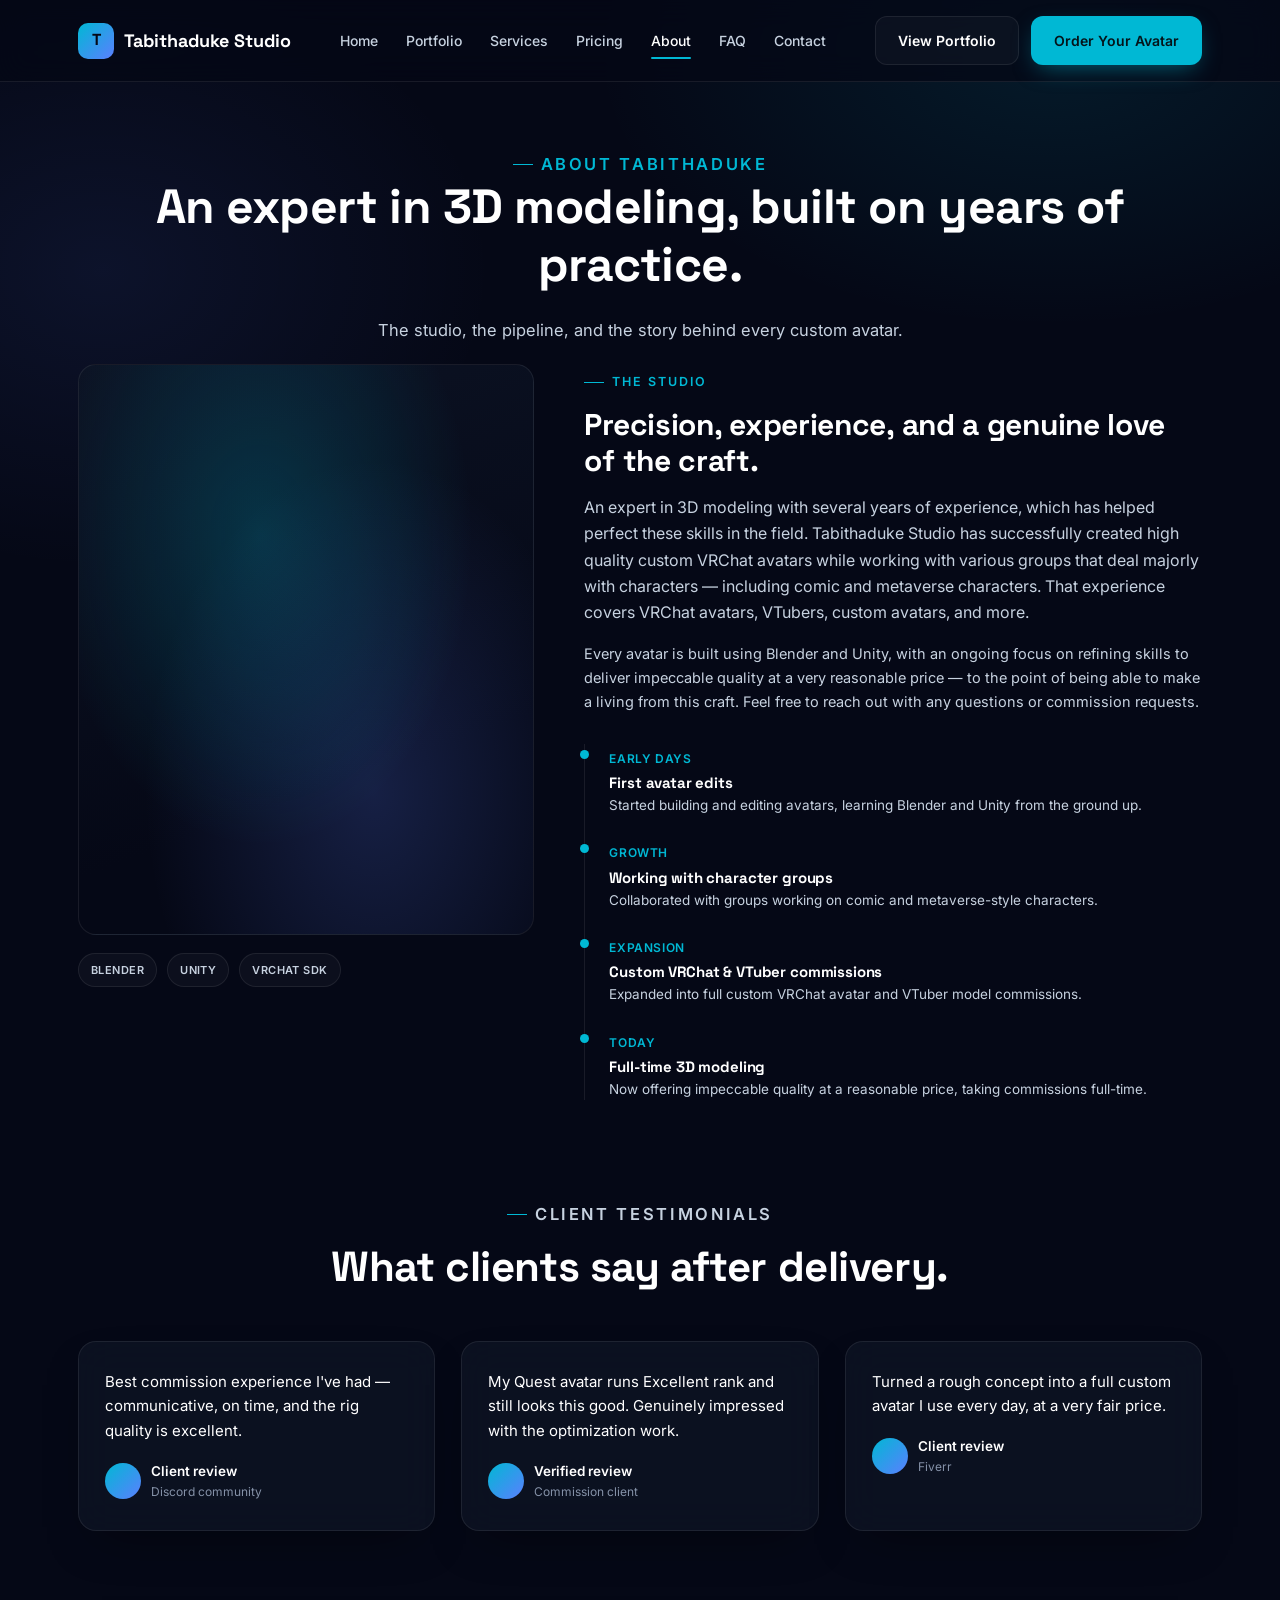
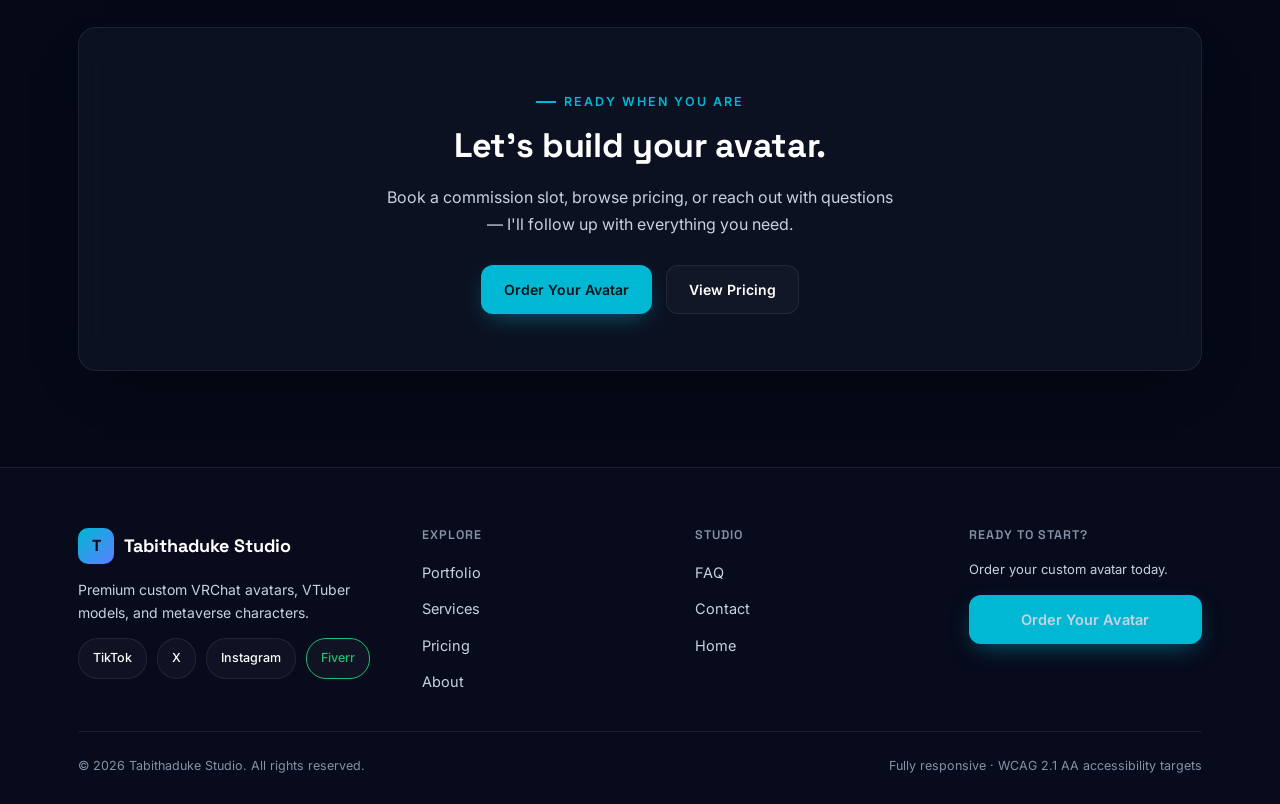
<file: tabithaduke-studio/about.html>
<!DOCTYPE html>
<html lang="en">
<head>
<meta charset="UTF-8">
<meta name="viewport" content="width=device-width, initial-scale=1.0">
<title>About — Tabithaduke Studio</title>
<meta name="description" content="Learn about Tabithaduke Studio, a custom VRChat avatar, VTuber, and metaverse character design studio built in Blender and Unity.">
<link rel="canonical" href="https://tabithaduke.example/about.html">
<meta property="og:title" content="About — Tabithaduke Studio">
<meta property="og:type" content="website">
<meta name="twitter:card" content="summary_large_image">

<link rel="icon" type="image/svg+xml" href="assets/favicon.svg">
<link rel="preconnect" href="https://fonts.googleapis.com">
<link rel="preconnect" href="https://fonts.gstatic.com" crossorigin>
<link href="https://fonts.googleapis.com/css2?family=Space+Grotesk:wght@500;600;700&family=Inter:wght@400;500;600;700&display=swap" rel="stylesheet">
<link rel="stylesheet" href="css/style.css">
</head>
<body>

<a href="#main" class="skip-link">Skip to content</a>

<header class="site">
  <div class="nav-wrap">
    <a href="index.html" class="brand">
      <span class="logo-mark" aria-hidden="true">T</span>
      <span class="wordmark">Tabithaduke Studio</span>
    </a>
    <nav class="primary" aria-label="Primary" id="primaryNav">
      <a href="index.html">Home</a>
      <a href="portfolio.html">Portfolio</a>
      <a href="services.html">Services</a>
      <a href="pricing.html">Pricing</a>
      <a href="about.html" aria-current="page">About</a>
      <a href="faq.html">FAQ</a>
      <a href="contact.html">Contact</a>
    </nav>
    <div class="nav-right">
      <a class="btn btn-outline" href="portfolio.html">View Portfolio</a>
      <a class="btn btn-primary" href="contact.html">Order Your Avatar</a>
      <button class="menu-toggle" id="menuToggle" aria-label="Open menu" aria-expanded="false" aria-controls="primaryNav">☰</button>
    </div>
  </div>
</header>

<main id="main">

  <!-- ============ PAGE HEADER ============ -->
  <section class="page-header">
    <div class="container">
      <p class="eyebrow">About Tabithaduke</p>
      <h1>An expert in 3D modeling, built on years of practice.</h1>
      <p>The studio, the pipeline, and the story behind every custom avatar.</p>
    </div>
  </section>

  <!-- ============ BIO ============ -->
  <section class="section no-top">
    <div class="container about-grid">
      <div>
        <div class="avatar-portrait"></div>
        <div class="tool-row">
          <span class="badge">Blender</span>
          <span class="badge">Unity</span>
          <span class="badge">VRChat SDK</span>
        </div>
      </div>
      <div>
        <p class="eyebrow">The Studio</p>
        <h2 style="font-size: 30px;">Precision, experience, and a genuine love of the craft.</h2>
        <p style="font-size: 16px;">An expert in 3D modeling with several years of experience, which has helped perfect these skills in the field. Tabithaduke Studio has successfully created high quality custom VRChat avatars while working with various groups that deal majorly with characters — including comic and metaverse characters. That experience covers VRChat avatars, VTubers, custom avatars, and more.</p>
        <p style="font-size: 14.5px;">Every avatar is built using Blender and Unity, with an ongoing focus on refining skills to deliver impeccable quality at a very reasonable price — to the point of being able to make a living from this craft. Feel free to reach out with any questions or commission requests.</p>

        <div class="timeline">
          <div class="timeline-item">
            <span class="timeline-year">Early days</span>
            <h4>First avatar edits</h4>
            <p>Started building and editing avatars, learning Blender and Unity from the ground up.</p>
          </div>
          <div class="timeline-item">
            <span class="timeline-year">Growth</span>
            <h4>Working with character groups</h4>
            <p>Collaborated with groups working on comic and metaverse-style characters.</p>
          </div>
          <div class="timeline-item">
            <span class="timeline-year">Expansion</span>
            <h4>Custom VRChat &amp; VTuber commissions</h4>
            <p>Expanded into full custom VRChat avatar and VTuber model commissions.</p>
          </div>
          <div class="timeline-item">
            <span class="timeline-year">Today</span>
            <h4>Full-time 3D modeling</h4>
            <p>Now offering impeccable quality at a reasonable price, taking commissions full-time.</p>
          </div>
        </div>
      </div>
    </div>
  </section>

  <!-- ============ TESTIMONIALS ============ -->
  <section class="section no-top">
    <div class="container">
      <div class="section-head">
        <p class="eyebrow center">Client Testimonials</p>
        <h2>What clients say after delivery.</h2>
      </div>
      <div class="grid-3">
        <blockquote class="testimonial glass">
          <p>Best commission experience I've had — communicative, on time, and the rig quality is excellent.</p>
          <div class="t-attrib"><div class="t-avatar"></div><div><div class="t-name">Client review</div><div class="t-role">Discord community</div></div></div>
        </blockquote>
        <blockquote class="testimonial glass">
          <p>My Quest avatar runs Excellent rank and still looks this good. Genuinely impressed with the optimization work.</p>
          <div class="t-attrib"><div class="t-avatar"></div><div><div class="t-name">Verified review</div><div class="t-role">Commission client</div></div></div>
        </blockquote>
        <blockquote class="testimonial glass">
          <p>Turned a rough concept into a full custom avatar I use every day, at a very fair price.</p>
          <div class="t-attrib"><div class="t-avatar"></div><div><div class="t-name">Client review</div><div class="t-role">Fiverr</div></div></div>
        </blockquote>
      </div>
    </div>
  </section>

  <!-- ============ CTA BANNER ============ -->
  <section class="section no-top">
    <div class="container">
      <div class="glass cta-banner">
        <p class="eyebrow center">Ready When You Are</p>
        <h2>Let's build your avatar.</h2>
        <p style="max-width:52ch;margin:0 auto 24px">Book a commission slot, browse pricing, or reach out with questions — I'll follow up with everything you need.</p>
        <div class="hero-actions">
          <a class="btn btn-primary" href="contact.html">Order Your Avatar</a>
          <a class="btn btn-outline" href="pricing.html">View Pricing</a>
        </div>
      </div>
    </div>
  </section>

</main>

<!-- ============ FOOTER ============ -->
<footer class="site">
  <div class="container">
    <div class="footer-grid">
      <div>
        <div class="brand footer-brand">
          <span class="logo-mark" aria-hidden="true">T</span>
          <span class="wordmark">Tabithaduke Studio</span>
        </div>
        <p class="footer-desc">Premium custom VRChat avatars, VTuber models, and metaverse characters.</p>
        <div class="social-row" aria-label="Social media and platforms">
          <a href="https://www.tiktok.com/@duketabintha_vr" target="_blank" rel="noopener">TikTok</a>
          <a href="https://www.x.com/@kayblisspro451" target="_blank" rel="noopener">X</a>
          <a href="https://www.instagram.com/@kaydkeira" target="_blank" rel="noopener">Instagram</a>
          <a href="https://www.fiverr.com/maltindazee" target="_blank" rel="noopener" class="fiverr-link">Fiverr</a>
        </div>
      </div>
      <div>
        <h4>Explore</h4>
        <ul>
          <li><a href="portfolio.html">Portfolio</a></li>
          <li><a href="services.html">Services</a></li>
          <li><a href="pricing.html">Pricing</a></li>
          <li><a href="about.html">About</a></li>
        </ul>
      </div>
      <div>
        <h4>Studio</h4>
        <ul>
          <li><a href="faq.html">FAQ</a></li>
          <li><a href="contact.html">Contact</a></li>
          <li><a href="index.html">Home</a></li>
        </ul>
      </div>
      <div>
        <h4>Ready to start?</h4>
        <p class="footer-cta-desc">Order your custom avatar today.</p>
        <a class="btn btn-primary btn-block" href="contact.html">Order Your Avatar</a>
      </div>
    </div>
    <div class="footer-bottom">
      <span>© 2026 Tabithaduke Studio. All rights reserved.</span>
      <span>Fully responsive · WCAG 2.1 AA accessibility targets</span>
    </div>
  </div>
</footer>

<script src="js/main.js" defer></script>
</body>
</html>
</file>
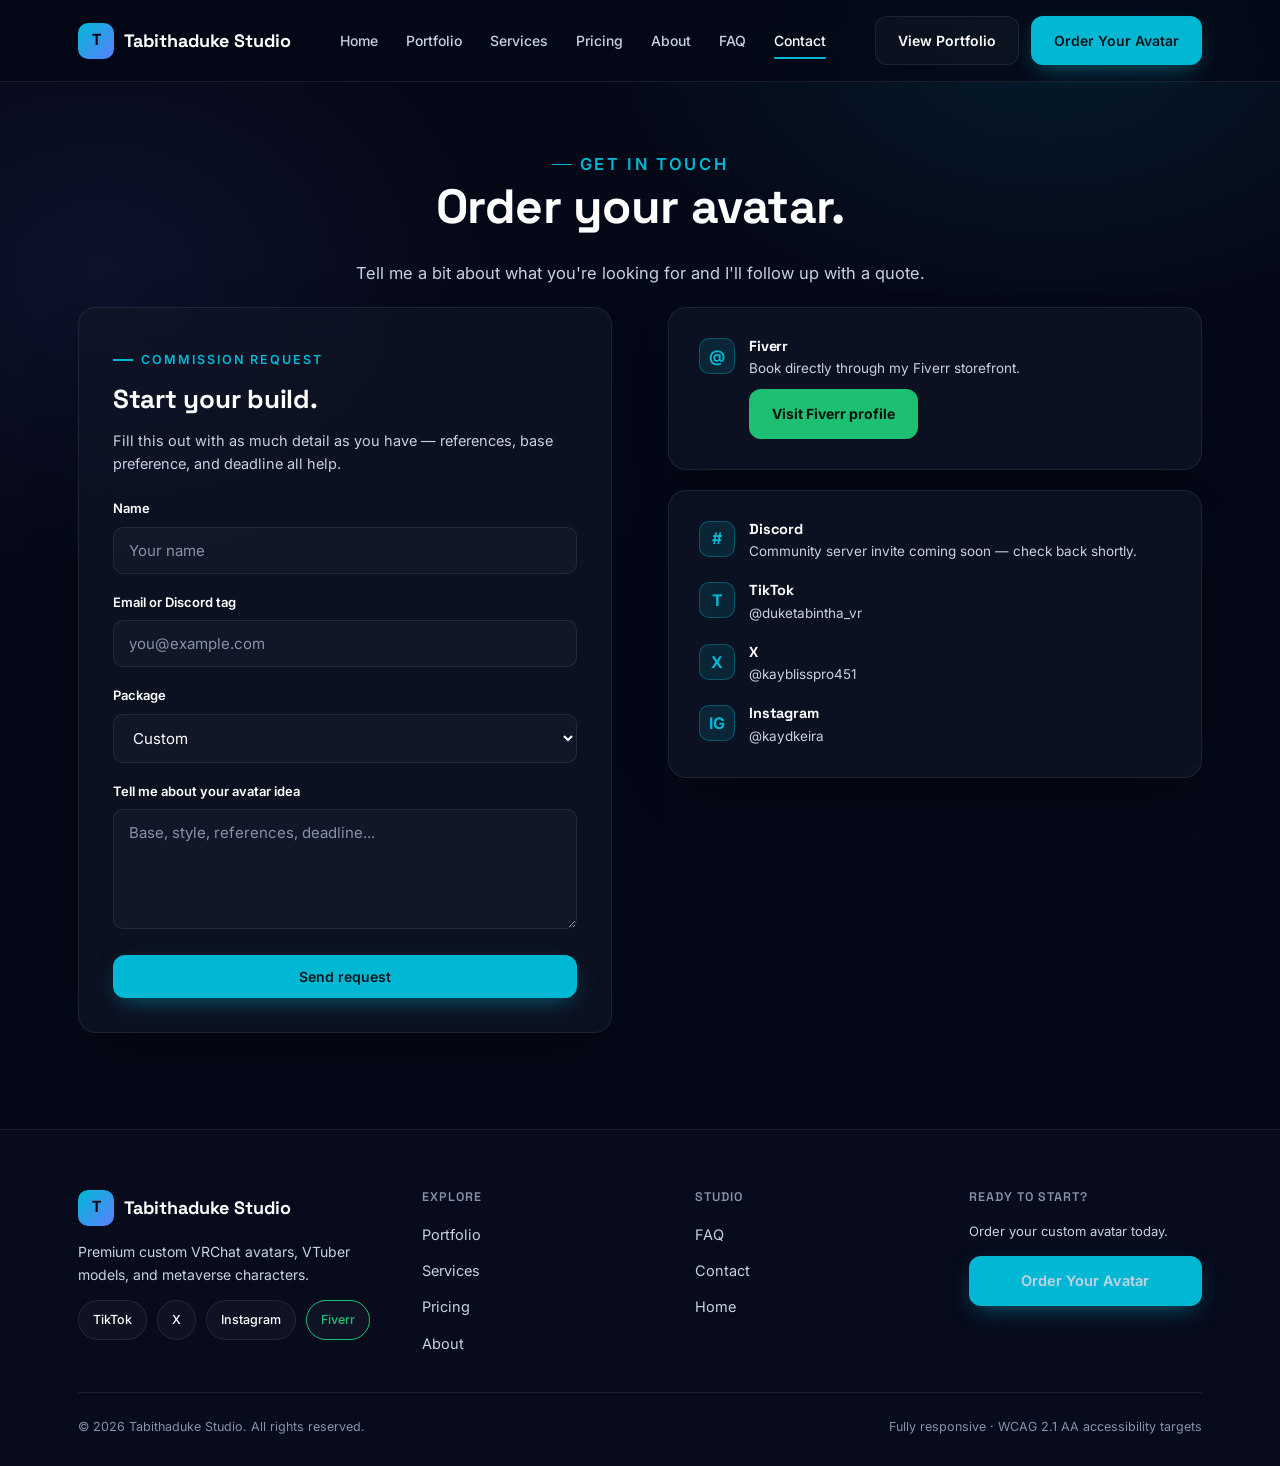
<file: tabithaduke-studio/contact.html>
<!DOCTYPE html>
<html lang="en">
<head>
<meta charset="UTF-8">
<meta name="viewport" content="width=device-width, initial-scale=1.0">
<title>Contact — Tabithaduke Studio</title>
<meta name="description" content="Get in touch with Tabithaduke Studio to order a custom VRChat avatar, VTuber model, or metaverse character.">
<link rel="canonical" href="https://tabithaduke.example/contact.html">
<meta property="og:title" content="Contact — Tabithaduke Studio">
<meta property="og:type" content="website">
<meta name="twitter:card" content="summary_large_image">

<link rel="icon" type="image/svg+xml" href="assets/favicon.svg">
<link rel="preconnect" href="https://fonts.googleapis.com">
<link rel="preconnect" href="https://fonts.gstatic.com" crossorigin>
<link href="https://fonts.googleapis.com/css2?family=Space+Grotesk:wght@500;600;700&family=Inter:wght@400;500;600;700&display=swap" rel="stylesheet">
<link rel="stylesheet" href="css/style.css">
</head>
<body>

<a href="#main" class="skip-link">Skip to content</a>

<header class="site">
  <div class="nav-wrap">
    <a href="index.html" class="brand">
      <span class="logo-mark" aria-hidden="true">T</span>
      <span class="wordmark">Tabithaduke Studio</span>
    </a>
    <nav class="primary" aria-label="Primary" id="primaryNav">
      <a href="index.html">Home</a>
      <a href="portfolio.html">Portfolio</a>
      <a href="services.html">Services</a>
      <a href="pricing.html">Pricing</a>
      <a href="about.html">About</a>
      <a href="faq.html">FAQ</a>
      <a href="contact.html" aria-current="page">Contact</a>
    </nav>
    <div class="nav-right">
      <a class="btn btn-outline" href="portfolio.html">View Portfolio</a>
      <a class="btn btn-primary" href="contact.html">Order Your Avatar</a>
      <button class="menu-toggle" id="menuToggle" aria-label="Open menu" aria-expanded="false" aria-controls="primaryNav">☰</button>
    </div>
  </div>
</header>

<main id="main">

  <!-- ============ PAGE HEADER ============ -->
  <section class="page-header">
    <div class="container">
      <p class="eyebrow">Get In Touch</p>
      <h1>Order your avatar.</h1>
      <p>Tell me a bit about what you're looking for and I'll follow up with a quote.</p>
    </div>
  </section>

  <!-- ============ CONTACT FORM + INFO ============ -->
  <section class="section no-top">
    <div class="container contact-grid">
      <div class="glass contact-form">
        <p class="eyebrow">Commission Request</p>
        <h2 class="h-sm">Start your build.</h2>
        <p class="contact-lede">Fill this out with as much detail as you have — references, base preference, and deadline all help.</p>
        <form id="contactForm" novalidate>
          <div class="form-field">
            <label for="cName">Name</label>
            <input id="cName" name="name" type="text" placeholder="Your name" required>
          </div>
          <div class="form-field">
            <label for="cEmail">Email or Discord tag</label>
            <input id="cEmail" name="email" type="text" placeholder="you@example.com" required>
          </div>
          <div class="form-field">
            <label for="cPackage">Package</label>
            <select id="cPackage" name="package">
              <option>Starter</option>
              <option selected>Custom</option>
              <option>Premium</option>
              <option>Not sure yet</option>
            </select>
          </div>
          <div class="form-field">
            <label for="cMessage">Tell me about your avatar idea</label>
            <textarea id="cMessage" name="message" placeholder="Base, style, references, deadline..." required></textarea>
          </div>
          <!-- Honeypot field for basic spam protection -->
          <input type="text" name="company" class="honeypot" tabindex="-1" autocomplete="off">
          <button class="btn btn-primary btn-block" type="submit">Send request</button>
          <p class="form-note" id="contactNote" role="status">Thanks — your request has been sent. I'll follow up soon.</p>
        </form>
      </div>
      <div class="contact-side">
        <div class="contact-info-card glass">
          <div class="contact-info-row">
            <div class="ic">@</div>
            <div>
              <h4>Fiverr</h4>
              <p>Book directly through my Fiverr storefront.</p>
              <a class="btn btn-fiverr" style="margin-top: 10px;" href="https://www.fiverr.com/maltindazee" target="_blank" rel="noopener">Visit Fiverr profile</a>
            </div>
          </div>
        </div>
        <div class="contact-info-card glass">
          <div class="contact-info-row">
            <div class="ic">#</div>
            <div><h4>Discord</h4><p>Community server invite coming soon — check back shortly.</p></div>
          </div>
          <div class="contact-info-row">
            <div class="ic">T</div>
            <div><h4>TikTok</h4><p><a href="https://www.tiktok.com/@duketabintha_vr" target="_blank" rel="noopener">@duketabintha_vr</a></p></div>
          </div>
          <div class="contact-info-row">
            <div class="ic">X</div>
            <div><h4>X</h4><p><a href="https://www.x.com/@kayblisspro451" target="_blank" rel="noopener">@kayblisspro451</a></p></div>
          </div>
          <div class="contact-info-row">
            <div class="ic">IG</div>
            <div><h4>Instagram</h4><p><a href="https://www.instagram.com/@kaydkeira" target="_blank" rel="noopener">@kaydkeira</a></p></div>
          </div>
        </div>
      </div>
    </div>
  </section>

</main>

<!-- ============ FOOTER ============ -->
<footer class="site">
  <div class="container">
    <div class="footer-grid">
      <div>
        <div class="brand footer-brand">
          <span class="logo-mark" aria-hidden="true">T</span>
          <span class="wordmark">Tabithaduke Studio</span>
        </div>
        <p class="footer-desc">Premium custom VRChat avatars, VTuber models, and metaverse characters.</p>
        <div class="social-row" aria-label="Social media and platforms">
          <a href="https://www.tiktok.com/@duketabintha_vr" target="_blank" rel="noopener">TikTok</a>
          <a href="https://www.x.com/@kayblisspro451" target="_blank" rel="noopener">X</a>
          <a href="https://www.instagram.com/@kaydkeira" target="_blank" rel="noopener">Instagram</a>
          <a href="https://www.fiverr.com/maltindazee" target="_blank" rel="noopener" class="fiverr-link">Fiverr</a>
        </div>
      </div>
      <div>
        <h4>Explore</h4>
        <ul>
          <li><a href="portfolio.html">Portfolio</a></li>
          <li><a href="services.html">Services</a></li>
          <li><a href="pricing.html">Pricing</a></li>
          <li><a href="about.html">About</a></li>
        </ul>
      </div>
      <div>
        <h4>Studio</h4>
        <ul>
          <li><a href="faq.html">FAQ</a></li>
          <li><a href="contact.html">Contact</a></li>
          <li><a href="index.html">Home</a></li>
        </ul>
      </div>
      <div>
        <h4>Ready to start?</h4>
        <p class="footer-cta-desc">Order your custom avatar today.</p>
        <a class="btn btn-primary btn-block" href="contact.html">Order Your Avatar</a>
      </div>
    </div>
    <div class="footer-bottom">
      <span>© 2026 Tabithaduke Studio. All rights reserved.</span>
      <span>Fully responsive · WCAG 2.1 AA accessibility targets</span>
    </div>
  </div>
</footer>

<script src="js/main.js" defer></script>
</body>
</html>
</file>
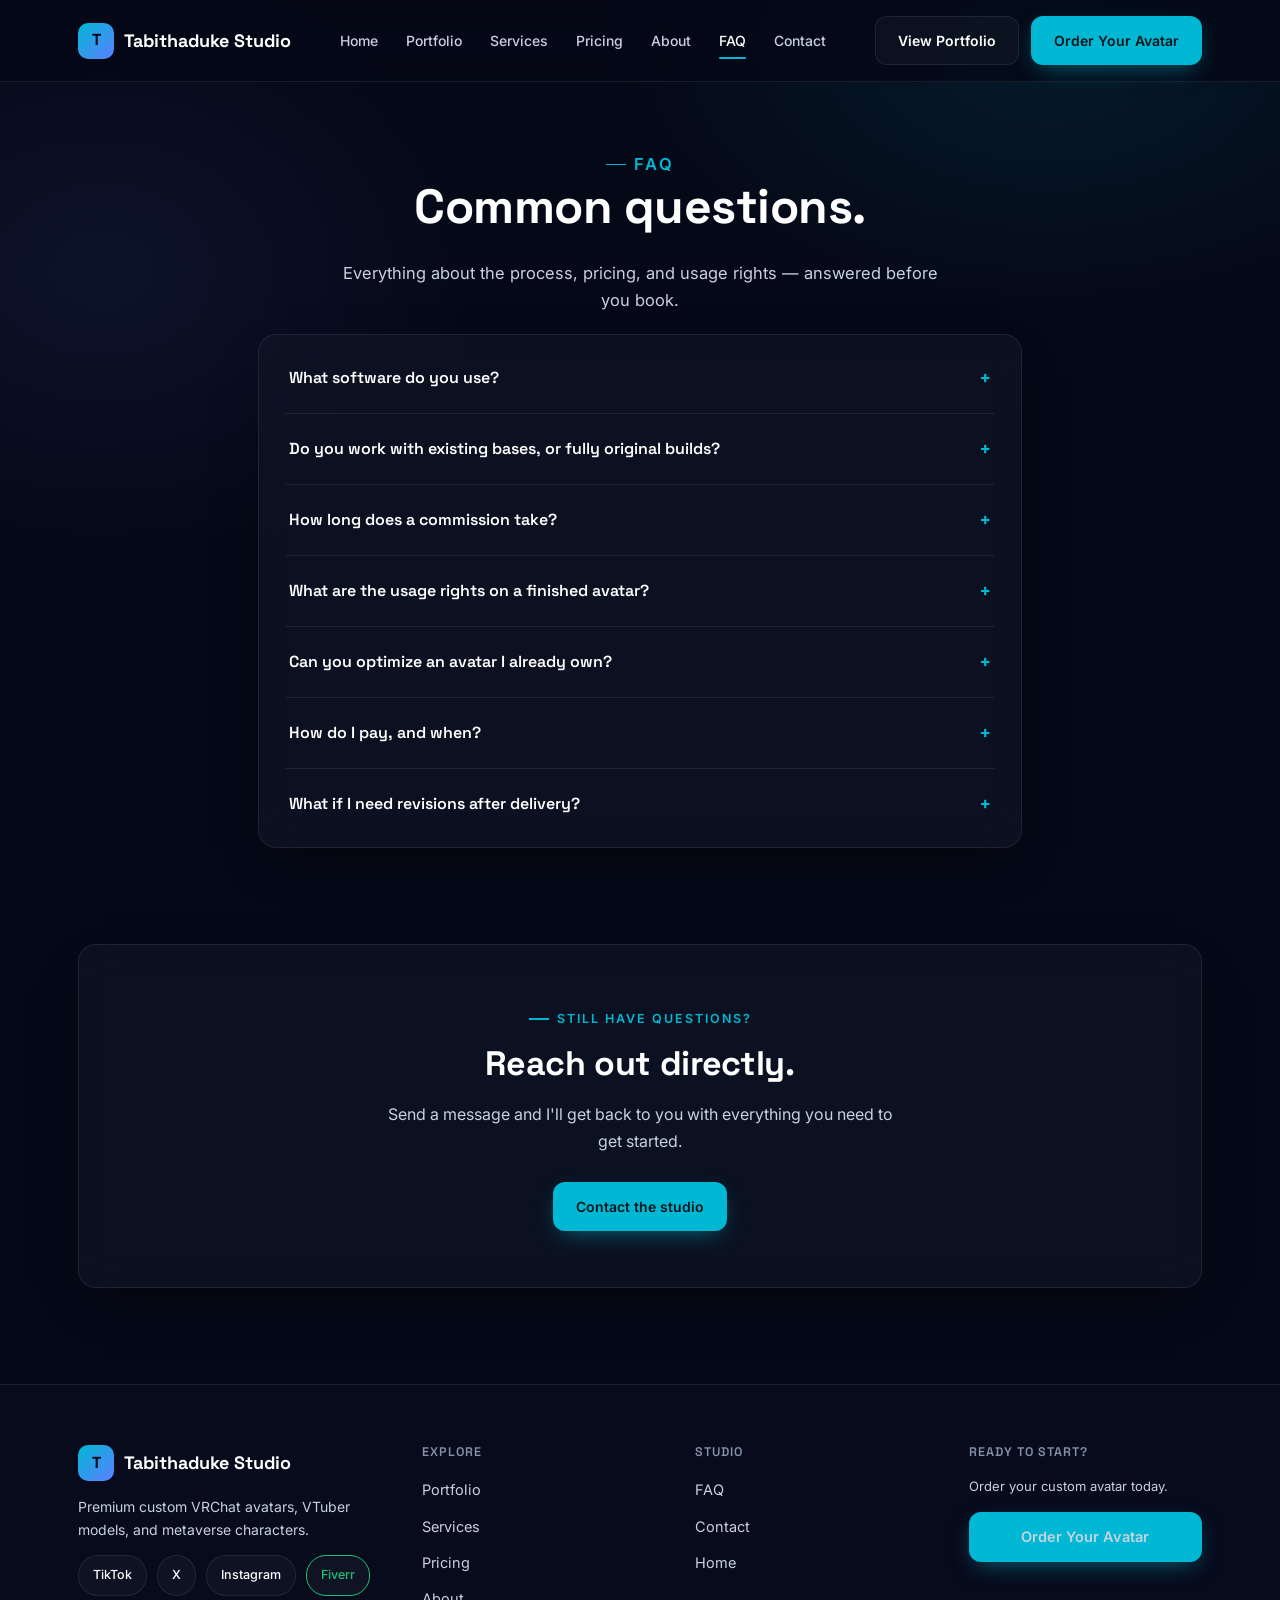
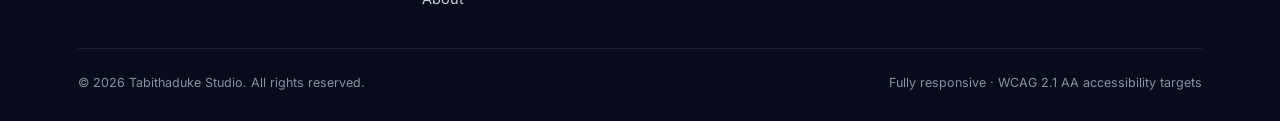
<file: tabithaduke-studio/faq.html>
<!DOCTYPE html>
<html lang="en">
<head>
<meta charset="UTF-8">
<meta name="viewport" content="width=device-width, initial-scale=1.0">
<title>FAQ — Tabithaduke Studio</title>
<meta name="description" content="Frequently asked questions about custom VRChat avatar commissions from Tabithaduke Studio.">
<link rel="canonical" href="https://tabithaduke.example/faq.html">
<meta property="og:title" content="FAQ — Tabithaduke Studio">
<meta property="og:type" content="website">
<meta name="twitter:card" content="summary_large_image">

<link rel="icon" type="image/svg+xml" href="assets/favicon.svg">
<link rel="preconnect" href="https://fonts.googleapis.com">
<link rel="preconnect" href="https://fonts.gstatic.com" crossorigin>
<link href="https://fonts.googleapis.com/css2?family=Space+Grotesk:wght@500;600;700&family=Inter:wght@400;500;600;700&display=swap" rel="stylesheet">
<link rel="stylesheet" href="css/style.css">
</head>
<body>

<a href="#main" class="skip-link">Skip to content</a>

<header class="site">
  <div class="nav-wrap">
    <a href="index.html" class="brand">
      <span class="logo-mark" aria-hidden="true">T</span>
      <span class="wordmark">Tabithaduke Studio</span>
    </a>
    <nav class="primary" aria-label="Primary" id="primaryNav">
      <a href="index.html">Home</a>
      <a href="portfolio.html">Portfolio</a>
      <a href="services.html">Services</a>
      <a href="pricing.html">Pricing</a>
      <a href="about.html">About</a>
      <a href="faq.html" aria-current="page">FAQ</a>
      <a href="contact.html">Contact</a>
    </nav>
    <div class="nav-right">
      <a class="btn btn-outline" href="portfolio.html">View Portfolio</a>
      <a class="btn btn-primary" href="contact.html">Order Your Avatar</a>
      <button class="menu-toggle" id="menuToggle" aria-label="Open menu" aria-expanded="false" aria-controls="primaryNav">☰</button>
    </div>
  </div>
</header>

<main id="main">

  <!-- ============ PAGE HEADER ============ -->
  <section class="page-header">
    <div class="container">
      <p class="eyebrow">FAQ</p>
      <h1>Common questions.</h1>
      <p>Everything about the process, pricing, and usage rights — answered before you book.</p>
    </div>
  </section>

  <!-- ============ FAQ ACCORDION ============ -->
  <section class="section no-top">
    <div class="container narrow">
      <div class="glass faq-list">
        <div class="faq-item">
          <button class="faq-q" aria-expanded="false">What software do you use? <span class="faq-icon">+</span></button>
          <div class="faq-a"><p>Every avatar is modeled in Blender and rigged/optimized in Unity using the VRChat SDK.</p></div>
        </div>
        <div class="faq-item">
          <button class="faq-q" aria-expanded="false">Do you work with existing bases, or fully original builds? <span class="faq-icon">+</span></button>
          <div class="faq-a"><p>Both — I can build on a popular base with full customization, or sculpt something fully original from a concept or sketch.</p></div>
        </div>
        <div class="faq-item">
          <button class="faq-q" aria-expanded="false">How long does a commission take? <span class="faq-icon">+</span></button>
          <div class="faq-a"><p>Turnaround depends on complexity and current queue length, typically around two weeks for a full custom build. Exact timing is confirmed at booking.</p></div>
        </div>
        <div class="faq-item">
          <button class="faq-q" aria-expanded="false">What are the usage rights on a finished avatar? <span class="faq-icon">+</span></button>
          <div class="faq-a"><p>Standard commissions are for personal use. Resale or commercial usage rights can be added as an option — this is confirmed before work begins.</p></div>
        </div>
        <div class="faq-item">
          <button class="faq-q" aria-expanded="false">Can you optimize an avatar I already own? <span class="faq-icon">+</span></button>
          <div class="faq-a"><p>Yes — the Starter package covers optimization passes to improve an existing avatar's performance rank for PC or Quest.</p></div>
        </div>
        <div class="faq-item">
          <button class="faq-q" aria-expanded="false">How do I pay, and when? <span class="faq-icon">+</span></button>
          <div class="faq-a"><p>Payment terms are confirmed at booking, typically a deposit to begin work with the remaining balance due before final file delivery.</p></div>
        </div>
        <div class="faq-item">
          <button class="faq-q" aria-expanded="false">What if I need revisions after delivery? <span class="faq-icon">+</span></button>
          <div class="faq-a"><p>Each package includes a set number of revision rounds during the build. Changes requested after final delivery are handled as a separate, quoted request.</p></div>
        </div>
      </div>
    </div>
  </section>

  <!-- ============ CTA BANNER ============ -->
  <section class="section no-top">
    <div class="container">
      <div class="glass cta-banner">
        <p class="eyebrow center">Still Have Questions?</p>
        <h2>Reach out directly.</h2>
        <p style="max-width:52ch;margin:0 auto 24px">Send a message and I'll get back to you with everything you need to get started.</p>
        <div class="hero-actions">
          <a class="btn btn-primary" href="contact.html">Contact the studio</a>
        </div>
      </div>
    </div>
  </section>

</main>

<!-- ============ FOOTER ============ -->
<footer class="site">
  <div class="container">
    <div class="footer-grid">
      <div>
        <div class="brand footer-brand">
          <span class="logo-mark" aria-hidden="true">T</span>
          <span class="wordmark">Tabithaduke Studio</span>
        </div>
        <p class="footer-desc">Premium custom VRChat avatars, VTuber models, and metaverse characters.</p>
        <div class="social-row" aria-label="Social media and platforms">
          <a href="https://www.tiktok.com/@duketabintha_vr" target="_blank" rel="noopener">TikTok</a>
          <a href="https://www.x.com/@kayblisspro451" target="_blank" rel="noopener">X</a>
          <a href="https://www.instagram.com/@kaydkeira" target="_blank" rel="noopener">Instagram</a>
          <a href="https://www.fiverr.com/maltindazee" target="_blank" rel="noopener" class="fiverr-link">Fiverr</a>
        </div>
      </div>
      <div>
        <h4>Explore</h4>
        <ul>
          <li><a href="portfolio.html">Portfolio</a></li>
          <li><a href="services.html">Services</a></li>
          <li><a href="pricing.html">Pricing</a></li>
          <li><a href="about.html">About</a></li>
        </ul>
      </div>
      <div>
        <h4>Studio</h4>
        <ul>
          <li><a href="faq.html">FAQ</a></li>
          <li><a href="contact.html">Contact</a></li>
          <li><a href="index.html">Home</a></li>
        </ul>
      </div>
      <div>
        <h4>Ready to start?</h4>
        <p class="footer-cta-desc">Order your custom avatar today.</p>
        <a class="btn btn-primary btn-block" href="contact.html">Order Your Avatar</a>
      </div>
    </div>
    <div class="footer-bottom">
      <span>© 2026 Tabithaduke Studio. All rights reserved.</span>
      <span>Fully responsive · WCAG 2.1 AA accessibility targets</span>
    </div>
  </div>
</footer>

<script src="js/main.js" defer></script>
</body>
</html>
</file>
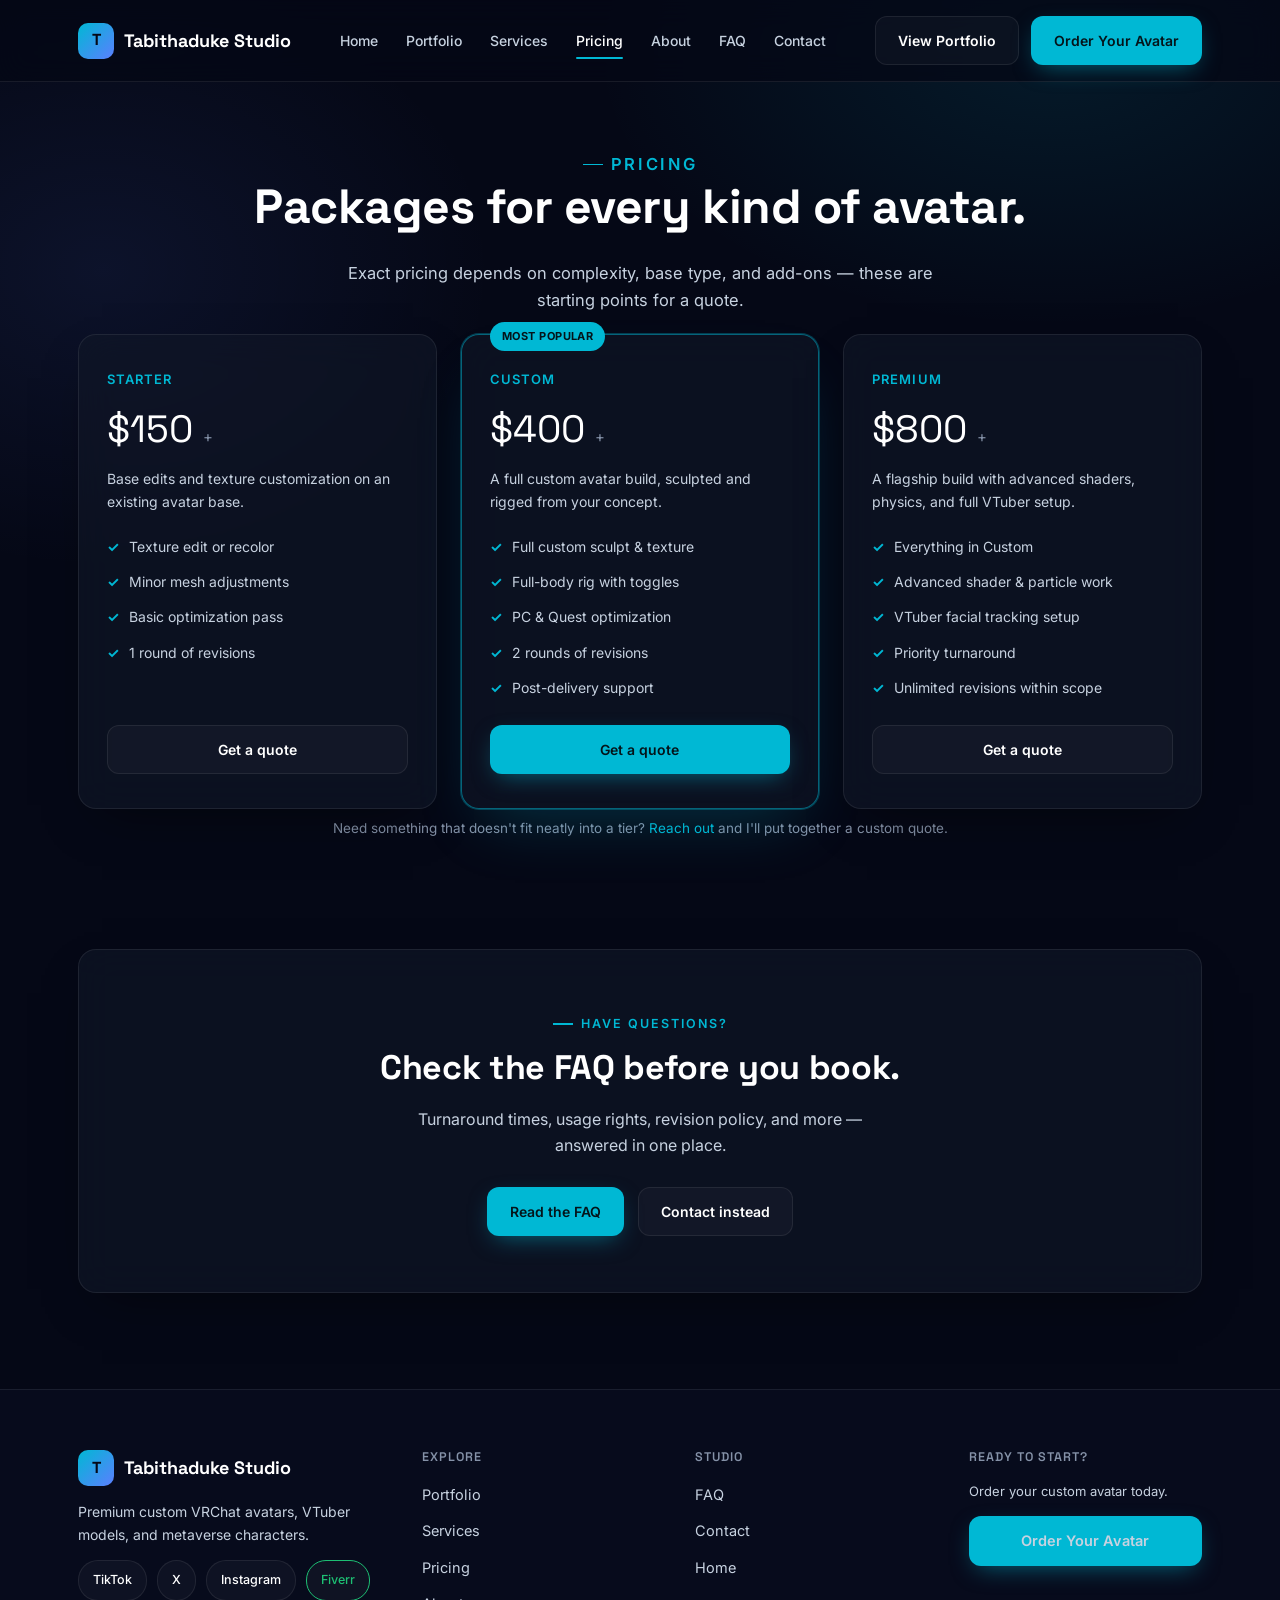
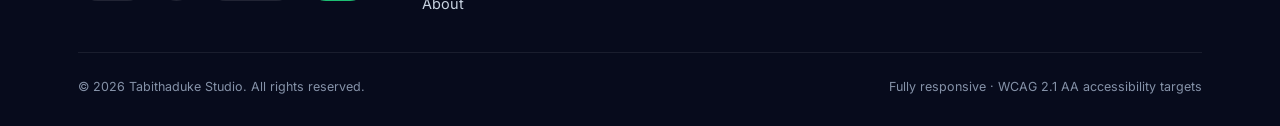
<file: tabithaduke-studio/pricing.html>
<!DOCTYPE html>
<html lang="en">
<head>
<meta charset="UTF-8">
<meta name="viewport" content="width=device-width, initial-scale=1.0">
<title>Pricing — Tabithaduke Studio</title>
<meta name="description" content="Pricing packages for custom VRChat avatars, VTuber models, and metaverse characters from Tabithaduke Studio.">
<link rel="canonical" href="https://tabithaduke.example/pricing.html">
<meta property="og:title" content="Pricing — Tabithaduke Studio">
<meta property="og:type" content="website">
<meta name="twitter:card" content="summary_large_image">

<link rel="icon" type="image/svg+xml" href="assets/favicon.svg">
<link rel="preconnect" href="https://fonts.googleapis.com">
<link rel="preconnect" href="https://fonts.gstatic.com" crossorigin>
<link href="https://fonts.googleapis.com/css2?family=Space+Grotesk:wght@500;600;700&family=Inter:wght@400;500;600;700&display=swap" rel="stylesheet">
<link rel="stylesheet" href="css/style.css">
</head>
<body>

<a href="#main" class="skip-link">Skip to content</a>

<header class="site">
  <div class="nav-wrap">
    <a href="index.html" class="brand">
      <span class="logo-mark" aria-hidden="true">T</span>
      <span class="wordmark">Tabithaduke Studio</span>
    </a>
    <nav class="primary" aria-label="Primary" id="primaryNav">
      <a href="index.html">Home</a>
      <a href="portfolio.html">Portfolio</a>
      <a href="services.html">Services</a>
      <a href="pricing.html" aria-current="page">Pricing</a>
      <a href="about.html">About</a>
      <a href="faq.html">FAQ</a>
      <a href="contact.html">Contact</a>
    </nav>
    <div class="nav-right">
      <a class="btn btn-outline" href="portfolio.html">View Portfolio</a>
      <a class="btn btn-primary" href="contact.html">Order Your Avatar</a>
      <button class="menu-toggle" id="menuToggle" aria-label="Open menu" aria-expanded="false" aria-controls="primaryNav">☰</button>
    </div>
  </div>
</header>

<main id="main">

  <!-- ============ PAGE HEADER ============ -->
  <section class="page-header">
    <div class="container">
      <p class="eyebrow">Pricing</p>
      <h1>Packages for every kind of avatar.</h1>
      <p>Exact pricing depends on complexity, base type, and add-ons — these are starting points for a quote.</p>
    </div>
  </section>

  <!-- ============ PRICING GRID ============ -->
  <section class="section no-top">
    <div class="container">
      <div class="pricing-grid">
        <div class="price-card glass">
          <div class="price-tier">Starter</div>
          <div class="price-amount">$150 <span>+</span></div>
          <p class="price-desc">Base edits and texture customization on an existing avatar base.</p>
          <ul class="price-features">
            <li>Texture edit or recolor</li>
            <li>Minor mesh adjustments</li>
            <li>Basic optimization pass</li>
            <li>1 round of revisions</li>
          </ul>
          <a class="btn btn-outline" href="contact.html">Get a quote</a>
        </div>
        <div class="price-card glass featured">
          <div class="price-tier">Custom</div>
          <div class="price-amount">$400 <span>+</span></div>
          <p class="price-desc">A full custom avatar build, sculpted and rigged from your concept.</p>
          <ul class="price-features">
            <li>Full custom sculpt &amp; texture</li>
            <li>Full-body rig with toggles</li>
            <li>PC &amp; Quest optimization</li>
            <li>2 rounds of revisions</li>
            <li>Post-delivery support</li>
          </ul>
          <a class="btn btn-primary" href="contact.html">Get a quote</a>
        </div>
        <div class="price-card glass">
          <div class="price-tier">Premium</div>
          <div class="price-amount">$800 <span>+</span></div>
          <p class="price-desc">A flagship build with advanced shaders, physics, and full VTuber setup.</p>
          <ul class="price-features">
            <li>Everything in Custom</li>
            <li>Advanced shader &amp; particle work</li>
            <li>VTuber facial tracking setup</li>
            <li>Priority turnaround</li>
            <li>Unlimited revisions within scope</li>
          </ul>
          <a class="btn btn-outline" href="contact.html">Get a quote</a>
        </div>
      </div>
      <p class="price-note">Need something that doesn't fit neatly into a tier? <a href="contact.html" style="color: var(--accent);">Reach out</a> and I'll put together a custom quote.</p>
    </div>
  </section>

  <!-- ============ FAQ TEASER ============ -->
  <section class="section no-top">
    <div class="container">
      <div class="glass cta-banner">
        <p class="eyebrow center">Have Questions?</p>
        <h2>Check the FAQ before you book.</h2>
        <p style="max-width:52ch;margin:0 auto 24px">Turnaround times, usage rights, revision policy, and more — answered in one place.</p>
        <div class="hero-actions">
          <a class="btn btn-primary" href="faq.html">Read the FAQ</a>
          <a class="btn btn-outline" href="contact.html">Contact instead</a>
        </div>
      </div>
    </div>
  </section>

</main>

<!-- ============ FOOTER ============ -->
<footer class="site">
  <div class="container">
    <div class="footer-grid">
      <div>
        <div class="brand footer-brand">
          <span class="logo-mark" aria-hidden="true">T</span>
          <span class="wordmark">Tabithaduke Studio</span>
        </div>
        <p class="footer-desc">Premium custom VRChat avatars, VTuber models, and metaverse characters.</p>
        <div class="social-row" aria-label="Social media and platforms">
          <a href="https://www.tiktok.com/@duketabintha_vr" target="_blank" rel="noopener">TikTok</a>
          <a href="https://www.x.com/@kayblisspro451" target="_blank" rel="noopener">X</a>
          <a href="https://www.instagram.com/@kaydkeira" target="_blank" rel="noopener">Instagram</a>
          <a href="https://www.fiverr.com/maltindazee" target="_blank" rel="noopener" class="fiverr-link">Fiverr</a>
        </div>
      </div>
      <div>
        <h4>Explore</h4>
        <ul>
          <li><a href="portfolio.html">Portfolio</a></li>
          <li><a href="services.html">Services</a></li>
          <li><a href="pricing.html">Pricing</a></li>
          <li><a href="about.html">About</a></li>
        </ul>
      </div>
      <div>
        <h4>Studio</h4>
        <ul>
          <li><a href="faq.html">FAQ</a></li>
          <li><a href="contact.html">Contact</a></li>
          <li><a href="index.html">Home</a></li>
        </ul>
      </div>
      <div>
        <h4>Ready to start?</h4>
        <p class="footer-cta-desc">Order your custom avatar today.</p>
        <a class="btn btn-primary btn-block" href="contact.html">Order Your Avatar</a>
      </div>
    </div>
    <div class="footer-bottom">
      <span>© 2026 Tabithaduke Studio. All rights reserved.</span>
      <span>Fully responsive · WCAG 2.1 AA accessibility targets</span>
    </div>
  </div>
</footer>

<script src="js/main.js" defer></script>
</body>
</html>
</file>
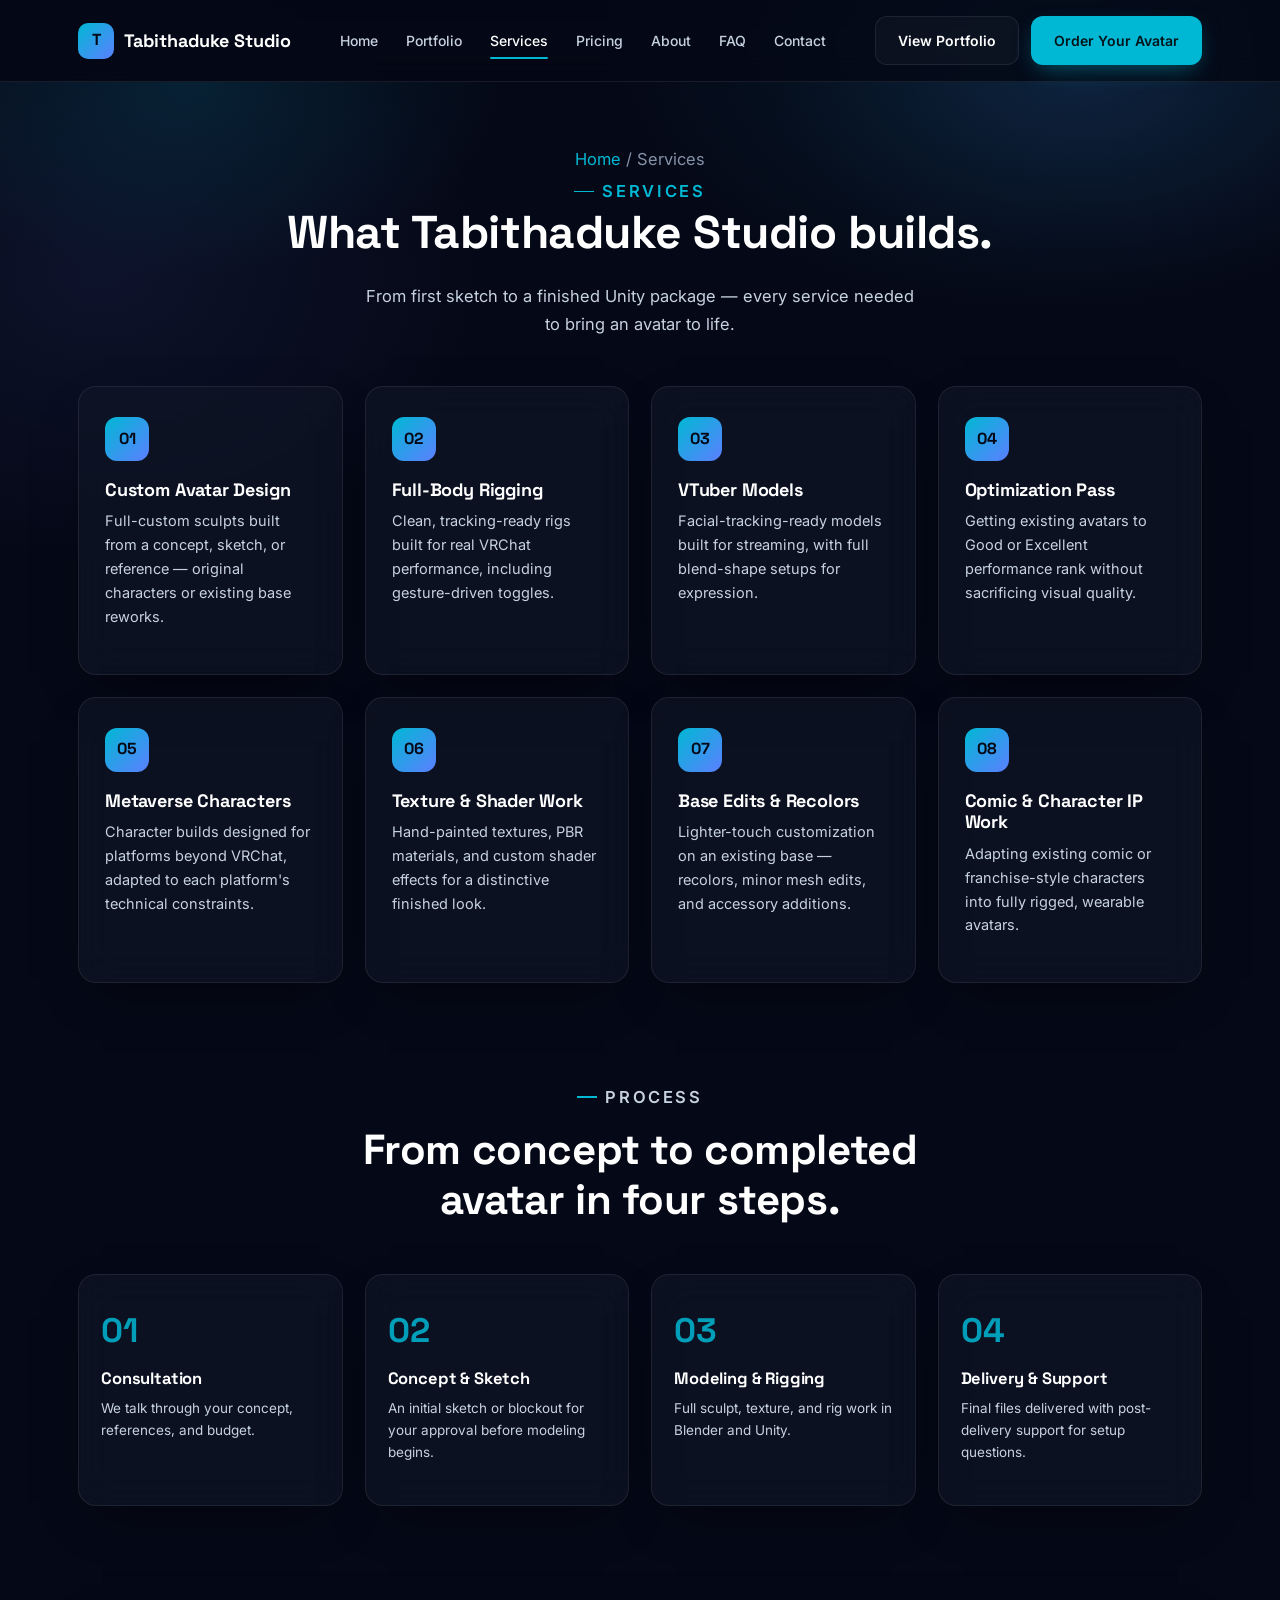
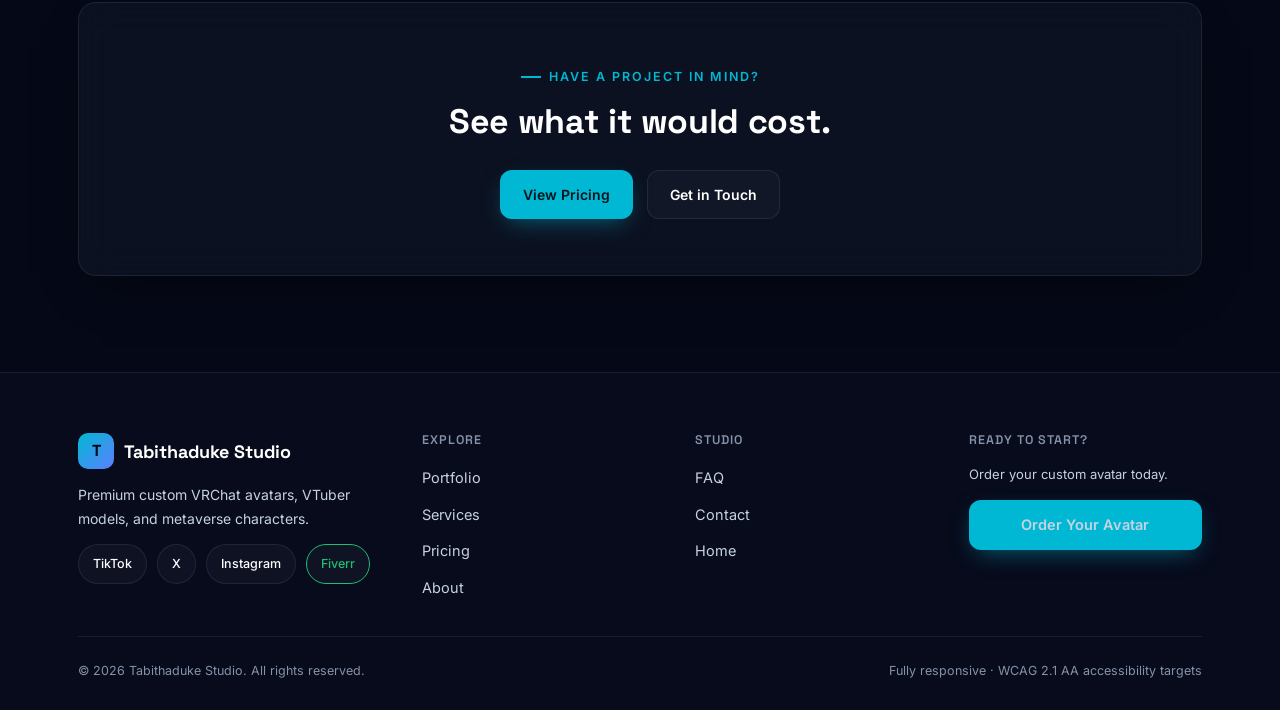
<file: tabithaduke-studio/services.html>
<!DOCTYPE html>
<html lang="en">
<head>
<meta charset="UTF-8">
<meta name="viewport" content="width=device-width, initial-scale=1.0">
<title>Services — Tabithaduke Studio</title>
<meta name="description" content="Custom VRChat avatar design, full-body rigging, VTuber models, and optimization services from Tabithaduke Studio.">
<link rel="canonical" href="https://tabithaduke.example/services.html">
<meta property="og:title" content="Services — Tabithaduke Studio">
<meta property="og:type" content="website">
<meta name="twitter:card" content="summary_large_image">

<link rel="icon" type="image/svg+xml" href="assets/favicon.svg">
<link rel="preconnect" href="https://fonts.googleapis.com">
<link rel="preconnect" href="https://fonts.gstatic.com" crossorigin>
<link href="https://fonts.googleapis.com/css2?family=Space+Grotesk:wght@500;600;700&family=Inter:wght@400;500;600;700&display=swap" rel="stylesheet">
<link rel="stylesheet" href="css/style.css">
</head>
<body>

<a href="#main" class="skip-link">Skip to content</a>

<header class="site">
  <div class="nav-wrap">
    <a href="index.html" class="brand">
      <span class="logo-mark" aria-hidden="true">T</span>
      <span class="wordmark">Tabithaduke Studio</span>
    </a>
    <nav class="primary" aria-label="Primary" id="primaryNav">
      <a href="index.html">Home</a>
      <a href="portfolio.html">Portfolio</a>
      <a href="services.html" aria-current="page">Services</a>
      <a href="pricing.html">Pricing</a>
      <a href="about.html">About</a>
      <a href="faq.html">FAQ</a>
      <a href="contact.html">Contact</a>
    </nav>
    <div class="nav-right">
      <a class="btn btn-outline" href="portfolio.html">View Portfolio</a>
      <a class="btn btn-primary" href="contact.html">Order Your Avatar</a>
      <button class="menu-toggle" id="menuToggle" aria-label="Open menu" aria-expanded="false" aria-controls="primaryNav">☰</button>
    </div>
  </div>
</header>

<main id="main">

  <!-- ============ PAGE BANNER ============ -->
  <section class="page-banner">
    <div class="container">
      <p class="breadcrumb"><a href="index.html">Home</a> / Services</p>
      <p class="eyebrow center">Services</p>
      <h1>What Tabithaduke Studio builds.</h1>
      <p>From first sketch to a finished Unity package — every service needed to bring an avatar to life.</p>
    </div>
  </section>

  <!-- ============ SERVICES GRID ============ -->
  <section class="section no-top">
    <div class="container">
      <div class="grid-4">
        <div class="service-card glass"><div class="service-icon">01</div><h3>Custom Avatar Design</h3><p>Full-custom sculpts built from a concept, sketch, or reference — original characters or existing base reworks.</p></div>
        <div class="service-card glass"><div class="service-icon">02</div><h3>Full-Body Rigging</h3><p>Clean, tracking-ready rigs built for real VRChat performance, including gesture-driven toggles.</p></div>
        <div class="service-card glass"><div class="service-icon">03</div><h3>VTuber Models</h3><p>Facial-tracking-ready models built for streaming, with full blend-shape setups for expression.</p></div>
        <div class="service-card glass"><div class="service-icon">04</div><h3>Optimization Pass</h3><p>Getting existing avatars to Good or Excellent performance rank without sacrificing visual quality.</p></div>
        <div class="service-card glass"><div class="service-icon">05</div><h3>Metaverse Characters</h3><p>Character builds designed for platforms beyond VRChat, adapted to each platform's technical constraints.</p></div>
        <div class="service-card glass"><div class="service-icon">06</div><h3>Texture &amp; Shader Work</h3><p>Hand-painted textures, PBR materials, and custom shader effects for a distinctive finished look.</p></div>
        <div class="service-card glass"><div class="service-icon">07</div><h3>Base Edits &amp; Recolors</h3><p>Lighter-touch customization on an existing base — recolors, minor mesh edits, and accessory additions.</p></div>
        <div class="service-card glass"><div class="service-icon">08</div><h3>Comic &amp; Character IP Work</h3><p>Adapting existing comic or franchise-style characters into fully rigged, wearable avatars.</p></div>
      </div>
    </div>
  </section>

  <!-- ============ PROCESS ============ -->
  <section class="section no-top">
    <div class="container">
      <div class="section-head">
        <p class="eyebrow center">Process</p>
        <h2>From concept to completed avatar in four steps.</h2>
      </div>
      <div class="process-grid">
        <div class="process-step glass"><div class="process-num">01</div><h3>Consultation</h3><p>We talk through your concept, references, and budget.</p></div>
        <div class="process-step glass"><div class="process-num">02</div><h3>Concept &amp; Sketch</h3><p>An initial sketch or blockout for your approval before modeling begins.</p></div>
        <div class="process-step glass"><div class="process-num">03</div><h3>Modeling &amp; Rigging</h3><p>Full sculpt, texture, and rig work in Blender and Unity.</p></div>
        <div class="process-step glass"><div class="process-num">04</div><h3>Delivery &amp; Support</h3><p>Final files delivered with post-delivery support for setup questions.</p></div>
      </div>
    </div>
  </section>

  <!-- ============ CTA BANNER ============ -->
  <section class="section no-top">
    <div class="container">
      <div class="glass cta-banner">
        <p class="eyebrow center">Have a Project in Mind?</p>
        <h2>See what it would cost.</h2>
        <div class="hero-actions">
          <a class="btn btn-primary" href="pricing.html">View Pricing</a>
          <a class="btn btn-outline" href="contact.html">Get in Touch</a>
        </div>
      </div>
    </div>
  </section>

</main>

<footer class="site">
  <div class="container">
    <div class="footer-grid">
      <div>
        <div class="brand footer-brand">
          <span class="logo-mark" aria-hidden="true">T</span>
          <span class="wordmark">Tabithaduke Studio</span>
        </div>
        <p class="footer-desc">Premium custom VRChat avatars, VTuber models, and metaverse characters.</p>
        <div class="social-row" aria-label="Social media and platforms">
          <a href="https://www.tiktok.com/@duketabintha_vr" target="_blank" rel="noopener">TikTok</a>
          <a href="https://www.x.com/@kayblisspro451" target="_blank" rel="noopener">X</a>
          <a href="https://www.instagram.com/@kaydkeira" target="_blank" rel="noopener">Instagram</a>
          <a href="https://www.fiverr.com/maltindazee" target="_blank" rel="noopener" class="fiverr-link">Fiverr</a>
        </div>
      </div>
      <div>
        <h4>Explore</h4>
        <ul>
          <li><a href="portfolio.html">Portfolio</a></li>
          <li><a href="services.html">Services</a></li>
          <li><a href="pricing.html">Pricing</a></li>
          <li><a href="about.html">About</a></li>
        </ul>
      </div>
      <div>
        <h4>Studio</h4>
        <ul>
          <li><a href="faq.html">FAQ</a></li>
          <li><a href="contact.html">Contact</a></li>
          <li><a href="index.html">Home</a></li>
        </ul>
      </div>
      <div>
        <h4>Ready to start?</h4>
        <p class="footer-cta-desc">Order your custom avatar today.</p>
        <a class="btn btn-primary btn-block" href="contact.html">Order Your Avatar</a>
      </div>
    </div>
    <div class="footer-bottom">
      <span>© 2026 Tabithaduke Studio. All rights reserved.</span>
      <span>Fully responsive · WCAG 2.1 AA accessibility targets</span>
    </div>
  </div>
</footer>

<script src="js/main.js" defer></script>
</body>
</html>
</file>
<file: tabithaduke-studio/css/style.css>
/* ============================================================
   TABITHADUKE STUDIO — SHARED STYLESHEET
   Loaded by every page: index.html, portfolio.html, services.html,
   pricing.html, about.html, faq.html, contact.html
   ------------------------------------------------------------
   Token system
   Color:  bg #050816 · card #111827 · white #FFFFFF · text2 #C7D2E0
           accent (cyan) #00B8D4 · accent2 (electric blue) #5B7FFF
   Type:   display = Space Grotesk · body = Inter
   Signature: subtle glassmorphism cards + soft dual-tone glow
   ============================================================ */

/* ---------- 1. Reset ---------- */
*, *::before, *::after { box-sizing: border-box; }
html { scroll-behavior: smooth; }
body { margin: 0; }
img, svg { max-width: 100%; display: block; }
a { color: inherit; text-decoration: none; }
button { font-family: inherit; cursor: pointer; }
ul { margin: 0; }

/* ---------- 2. Design tokens ---------- */
:root {
  --bg: #050816;
  --bg-soft: #070B1C;
  --card: #111827;
  --card-brd: rgba(255, 255, 255, 0.08);
  --white: #FFFFFF;
  --text2: #C7D2E0;
  --muted: #8592A8;
  --accent: #00B8D4;
  --accent2: #5B7FFF;
  --radius: 18px;
  --font-display: 'Space Grotesk', sans-serif;
  --font-body: 'Inter', sans-serif;
  --max: 1180px;
}

/* ---------- 3. Base typography ---------- */
body {
  background: var(--bg);
  color: var(--text2);
  font-family: var(--font-body);
  font-size: 16px;
  line-height: 1.65;
  -webkit-font-smoothing: antialiased;
  background-image:
    radial-gradient(700px 420px at 82% 6%, rgba(0, 184, 212, 0.10), transparent 65%),
    radial-gradient(600px 460px at 8% 30%, rgba(91, 127, 255, 0.09), transparent 65%);
  background-attachment: fixed;
}

h1, h2, h3, h4 {
  font-family: var(--font-display);
  font-weight: 700;
  color: var(--white);
  margin: 0 0 0.5em;
  line-height: 1.2;
  letter-spacing: -0.01em;
}

p { margin: 0 0 1em; color: var(--text2); }

.container { max-width: var(--max); margin: 0 auto; padding: 0 28px; }
.container.narrow { max-width: 820px; }

.eyebrow {
  font-family: var(--font-body);
  font-size: 12.5px;
  font-weight: 600;
  letter-spacing: 0.16em;
  text-transform: uppercase;
  color: var(--accent);
  display: inline-flex;
  align-items: center;
  gap: 8px;
  margin-bottom: 14px;
}
.eyebrow::before { content: ""; width: 20px; height: 1.5px; background: var(--accent); }
.eyebrow.center { justify-content: center; }

/* ---------- 4. Accessibility helpers ---------- */
.skip-link {
  position: absolute; left: -9999px; top: 0;
  background: var(--accent); color: var(--bg);
  padding: 10px 16px; z-index: 999; font-size: 14px; font-weight: 600;
}
.skip-link:focus { left: 12px; top: 12px; }
a:focus-visible, button:focus-visible, input:focus-visible,
textarea:focus-visible, select:focus-visible {
  outline: 2px solid var(--accent); outline-offset: 3px;
}

/* ---------- 5. Glass card base (signature element) ---------- */
.glass {
  background: rgba(17, 24, 39, 0.62);
  backdrop-filter: blur(18px);
  -webkit-backdrop-filter: blur(18px);
  border: 1px solid var(--card-brd);
  border-radius: var(--radius);
  box-shadow: 0 20px 50px -24px rgba(0, 0, 0, 0.6);
}

/* ---------- 6. Header / navigation ---------- */
header.site {
  position: sticky; top: 0; z-index: 100;
  background: rgba(5, 8, 22, 0.72);
  backdrop-filter: blur(14px);
  border-bottom: 1px solid var(--card-brd);
}
.nav-wrap {
  display: flex; align-items: center; justify-content: space-between;
  padding: 16px 28px; max-width: var(--max); margin: 0 auto; gap: 20px;
}
.brand { display: flex; align-items: center; gap: 10px; }
.logo-mark {
  width: 36px; height: 36px; border-radius: 10px;
  background: linear-gradient(135deg, var(--accent), var(--accent2));
  display: flex; align-items: center; justify-content: center;
  font-family: var(--font-display); font-weight: 700; color: var(--bg);
  flex-shrink: 0;
}
/* Replace .logo-mark contents with <img src="assets/logo.png" alt="Tabithaduke Studio logo">
   once your final logo file is ready. */
.wordmark {
  font-family: var(--font-display); font-size: 18px; font-weight: 700;
  color: var(--white); white-space: nowrap;
}
nav.primary { display: flex; align-items: center; gap: 4px; }
nav.primary a {
  font-size: 14px; font-weight: 500; color: var(--text2);
  padding: 9px 12px; border-radius: 8px; transition: color 0.15s ease;
  position: relative;
}
nav.primary a:hover { color: var(--white); }
nav.primary a[aria-current="page"] { color: var(--white); }
nav.primary a[aria-current="page"]::after {
  content: ""; position: absolute; left: 12px; right: 12px; bottom: 2px;
  height: 2px; background: var(--accent); border-radius: 2px;
}
.nav-right { display: flex; align-items: center; gap: 12px; }

/* ---------- 7. Buttons ---------- */
.btn {
  display: inline-flex; align-items: center; justify-content: center; gap: 8px;
  font-size: 14px; font-weight: 600; padding: 12px 22px; border-radius: 12px;
  border: 1px solid transparent;
  transition: transform 0.15s ease, background 0.2s ease, box-shadow 0.2s ease;
  white-space: nowrap;
}
.btn:hover { transform: translateY(-1px); }
.btn-block { width: 100%; }
.btn-primary { background: var(--accent); color: #04141A; box-shadow: 0 8px 24px -8px rgba(0, 184, 212, 0.55); }
.btn-primary:hover { background: var(--accent2); box-shadow: 0 8px 26px -6px rgba(91, 127, 255, 0.6); }
.btn-outline { border-color: var(--card-brd); color: var(--white); background: rgba(255, 255, 255, 0.03); }
.btn-outline:hover { border-color: var(--accent); color: var(--accent); }
.btn-fiverr { background: #1DBF73; color: #04120B; font-weight: 700; }
.btn-fiverr:hover { opacity: 0.9; }
.menu-toggle {
  display: none; background: rgba(255, 255, 255, 0.04); border: 1px solid var(--card-brd);
  padding: 9px 12px; border-radius: 10px; color: var(--white);
}

/* ---------- 8. Hero (home page only) ---------- */
.hero { padding: 88px 0 60px; position: relative; overflow: hidden; }
.hero-grid { display: grid; grid-template-columns: 1.05fr 0.95fr; gap: 56px; align-items: center; }
.hero h1 { font-size: clamp(34px, 4.6vw, 56px); }
.hero .lede { font-size: 18px; color: var(--text2); max-width: 48ch; }
.hero-actions { display: flex; gap: 14px; margin-top: 28px; flex-wrap: wrap; }

.showcase { position: relative; aspect-ratio: 4 / 5; border-radius: 24px; }
.showcase::before {
  content: ""; position: absolute; inset: -40px; z-index: 0;
  background:
    radial-gradient(closest-side, rgba(0, 184, 212, 0.28), transparent 70%),
    radial-gradient(closest-side at 70% 80%, rgba(91, 127, 255, 0.26), transparent 70%);
  filter: blur(6px);
}
.showcase-card {
  position: relative; z-index: 1; height: 100%; border-radius: 24px; overflow: hidden;
  background: linear-gradient(155deg, #0C1324, #050816 70%);
  border: 1px solid var(--card-brd); box-shadow: 0 30px 70px -30px rgba(0, 0, 0, 0.7);
}
.showcase-card::after {
  content: ""; position: absolute; inset: 0;
  background:
    radial-gradient(ellipse at 35% 25%, rgba(0, 184, 212, 0.22), transparent 55%),
    radial-gradient(ellipse at 70% 78%, rgba(91, 127, 255, 0.2), transparent 55%);
}
.avatar-silhouette {
  position: absolute; left: 50%; bottom: 6%; top: 10%; width: 46%; transform: translateX(-50%);
  background: linear-gradient(180deg, var(--accent), var(--accent2));
  clip-path: polygon(50% 0%, 66% 8%, 72% 26%, 68% 42%, 78% 46%, 74% 100%, 26% 100%, 22% 46%, 32% 42%, 28% 26%, 34% 8%);
  opacity: 0.9;
}
.showcase-badge {
  position: absolute; top: 20px; left: 20px; z-index: 2;
  font-size: 11px; font-weight: 600; letter-spacing: 0.05em; text-transform: uppercase;
  color: var(--white); background: rgba(5, 8, 22, 0.6); border: 1px solid var(--card-brd);
  padding: 6px 12px; border-radius: 20px;
}

/* ---------- 9. Page banner (every inner page) ---------- */
.page-banner { padding: 64px 0 48px; text-align: center; position: relative; overflow: hidden; }
.page-banner::before {
  content: ""; position: absolute; inset: 0; z-index: -1;
  background:
    radial-gradient(500px 300px at 15% 0%, rgba(0, 184, 212, 0.12), transparent 65%),
    radial-gradient(500px 300px at 85% 0%, rgba(91, 127, 255, 0.1), transparent 65%);
}
.page-banner h1 { font-size: clamp(30px, 4vw, 46px); }
.page-banner p { font-size: 16.5px; max-width: 56ch; margin: 0 auto; }
.breadcrumb { font-size: 13px; color: var(--muted); margin-bottom: 16px; }
.breadcrumb a { color: var(--accent); }
.breadcrumb a:hover { text-decoration: underline; }

/* ---------- 10. Trusted-by strip ---------- */
.trusted { padding: 36px 0; border-top: 1px solid var(--card-brd); border-bottom: 1px solid var(--card-brd); }
.trusted-inner { display: flex; align-items: center; gap: 40px; flex-wrap: wrap; justify-content: space-between; }
.trusted-label { font-size: 12.5px; font-weight: 600; letter-spacing: 0.1em; text-transform: uppercase; color: var(--muted); white-space: nowrap; }
.trusted-items { display: flex; gap: 36px; flex-wrap: wrap; }
.trusted-item { font-family: var(--font-display); font-size: 15px; font-weight: 600; color: var(--text2); white-space: nowrap; }

/* ---------- 11. Section shell ---------- */
.section { padding: 96px 0; }
.section.no-top { padding-top: 0; }
.section.tight { padding: 64px 0; }
.section-head { max-width: 640px; margin: 0 auto 48px; text-align: center; }
.section-head.left { margin: 0 0 48px; text-align: left; }
.section-head h2 { font-size: clamp(28px, 3.6vw, 42px); }
.section-head p { font-size: 16.5px; color: var(--text2); }

/* ---------- 12. Grid layouts ---------- */
.grid-3 { display: grid; grid-template-columns: repeat(3, 1fr); gap: 26px; }
.grid-2 { display: grid; grid-template-columns: 1fr 1fr; gap: 26px; }
.grid-4 { display: grid; grid-template-columns: repeat(4, 1fr); gap: 22px; }

/* ---------- 13. Portfolio cards ---------- */
.avatar-card { overflow: hidden; transition: transform 0.25s ease, box-shadow 0.25s ease; }
.avatar-card:hover { transform: translateY(-6px); box-shadow: 0 30px 60px -24px rgba(0, 184, 212, 0.18); }
.avatar-cover { aspect-ratio: 3 / 4; position: relative; background: linear-gradient(160deg, #0C1324, #050816 70%); overflow: hidden; }
.avatar-cover::before {
  content: ""; position: absolute; inset: 0;
  background:
    radial-gradient(ellipse at 30% 25%, rgba(0, 184, 212, 0.2), transparent 55%),
    radial-gradient(ellipse at 75% 75%, rgba(91, 127, 255, 0.18), transparent 55%);
}
.avatar-cover .tag {
  position: absolute; top: 12px; left: 12px; font-size: 10.5px; font-weight: 600;
  letter-spacing: 0.05em; text-transform: uppercase; background: rgba(5, 8, 22, 0.65);
  border: 1px solid var(--card-brd); color: var(--white); padding: 4px 10px; border-radius: 20px; z-index: 2;
}
.avatar-cover .name {
  position: absolute; bottom: 16px; left: 16px; right: 16px; color: var(--white);
  font-family: var(--font-display); font-size: 18px; z-index: 2;
}
.avatar-body { padding: 20px 20px 22px; }
.avatar-body p { font-size: 14px; color: var(--text2); margin-bottom: 14px; }
.avatar-body .btn { width: 100%; }
.avatar-body .spec-line {
  display: flex; justify-content: space-between; font-size: 11.5px; color: var(--muted);
  text-transform: uppercase; letter-spacing: 0.04em; margin-bottom: 10px;
}

/* ---------- 14. Services ---------- */
.service-card { padding: 30px 26px; }
.service-icon {
  width: 44px; height: 44px; border-radius: 12px;
  background: linear-gradient(135deg, var(--accent), var(--accent2));
  margin-bottom: 18px; display: flex; align-items: center; justify-content: center;
  color: var(--bg); font-weight: 700; font-family: var(--font-display);
}
.service-card h3 { font-size: 18px; }
.service-card p { font-size: 14.5px; }

/* ---------- 15. Why choose us ---------- */
.why-grid { display: grid; grid-template-columns: repeat(2, 1fr); gap: 20px; }
.why-item { display: flex; gap: 16px; padding: 22px; }
.why-icon {
  width: 38px; height: 38px; border-radius: 10px; background: rgba(0, 184, 212, 0.12);
  border: 1px solid rgba(0, 184, 212, 0.35); display: flex; align-items: center; justify-content: center;
  color: var(--accent); flex-shrink: 0;
}
.why-item h4 { font-size: 16px; margin-bottom: 4px; color: var(--white); }
.why-item p { font-size: 13.5px; margin: 0; }

/* ---------- 16. Process ---------- */
.process-grid { display: grid; grid-template-columns: repeat(4, 1fr); gap: 22px; position: relative; }
.process-step { padding: 28px 22px; text-align: left; position: relative; }
.process-num { font-family: var(--font-display); font-size: 34px; font-weight: 700; color: var(--accent); opacity: 0.85; margin-bottom: 10px; }
.process-step h3 { font-size: 16.5px; }
.process-step p { font-size: 13.5px; }

/* ---------- 17. Pricing ---------- */
.pricing-grid { display: grid; grid-template-columns: repeat(3, 1fr); gap: 24px; }
.price-card { padding: 34px 28px; display: flex; flex-direction: column; }
.price-card.featured {
  border-color: rgba(0, 184, 212, 0.5);
  box-shadow: 0 0 0 1px rgba(0, 184, 212, 0.3), 0 30px 60px -24px rgba(0, 184, 212, 0.25);
  position: relative;
}
.price-card.featured::before {
  content: "Most Popular"; position: absolute; top: -13px; left: 28px; background: var(--accent);
  color: #04141A; font-size: 11px; font-weight: 700; letter-spacing: 0.04em; text-transform: uppercase;
  padding: 5px 12px; border-radius: 20px;
}
.price-tier { font-size: 13px; font-weight: 600; letter-spacing: 0.08em; text-transform: uppercase; color: var(--accent); margin-bottom: 8px; }
.price-amount { font-family: var(--font-display); font-size: 38px; color: var(--white); margin-bottom: 6px; }
.price-amount span { font-size: 15px; color: var(--muted); font-family: var(--font-body); font-weight: 400; }
.price-desc { font-size: 14px; margin-bottom: 22px; }
.price-features { list-style: none; padding: 0; margin: 0 0 26px; display: flex; flex-direction: column; gap: 12px; flex: 1; }
.price-features li { font-size: 14px; color: var(--text2); display: flex; gap: 10px; align-items: flex-start; }
.price-features li::before { content: "✓"; color: var(--accent); font-weight: 700; flex-shrink: 0; }
.price-note { text-align: center; font-size: 13.5px; color: var(--muted); margin-top: 8px; }

/* ---------- 18. Testimonials ---------- */
.testimonial { padding: 28px 26px; margin: 0; }
.testimonial p { font-size: 15px; color: var(--white); font-style: normal; }
.t-attrib { display: flex; align-items: center; gap: 10px; margin-top: 16px; }
.t-avatar { width: 36px; height: 36px; border-radius: 50%; background: linear-gradient(135deg, var(--accent), var(--accent2)); flex-shrink: 0; }
.t-name { font-size: 13.5px; font-weight: 600; color: var(--white); }
.t-role { font-size: 12px; color: var(--muted); }

/* ---------- 19. FAQ accordion ---------- */
.faq-list { padding: 8px 26px; }
.faq-item { border-bottom: 1px solid var(--card-brd); }
.faq-item:last-child { border-bottom: none; }
.faq-q {
  width: 100%; text-align: left; background: none; border: none; padding: 22px 4px;
  display: flex; justify-content: space-between; align-items: center;
  font-family: var(--font-display); font-size: 16px; color: var(--white); font-weight: 600;
}
.faq-icon { font-size: 20px; color: var(--accent); transition: transform 0.25s ease; flex-shrink: 0; margin-left: 16px; }
.faq-item.open .faq-icon { transform: rotate(45deg); }
.faq-a { max-height: 0; overflow: hidden; transition: max-height 0.3s ease; }
.faq-item.open .faq-a { max-height: 260px; }
.faq-a p { padding: 0 4px 22px; font-size: 14.5px; }

/* ---------- 20. Contact ---------- */
.contact-grid { display: grid; grid-template-columns: 1fr 1fr; gap: 56px; align-items: start; }
.contact-form { padding: 34px; }
.h-sm { font-size: 26px; }
.contact-lede { font-size: 14.5px; margin-bottom: 22px; }
.form-field { margin-bottom: 18px; }
.form-field label { display: block; font-size: 13px; font-weight: 600; color: var(--white); margin-bottom: 7px; }
.form-field input, .form-field textarea, .form-field select {
  width: 100%; padding: 13px 15px; border: 1px solid var(--card-brd); border-radius: 10px;
  background: rgba(255, 255, 255, 0.03); font-family: var(--font-body); font-size: 15px; color: var(--white);
}
.form-field input::placeholder, .form-field textarea::placeholder { color: var(--muted); }
.form-field textarea { resize: vertical; min-height: 120px; }
.honeypot { position: absolute; left: -9999px; }
.form-note { font-size: 13px; margin-top: 14px; color: var(--accent); display: none; }
.form-note.show { display: block; }
.contact-side { display: flex; flex-direction: column; gap: 20px; }
.contact-info-card { padding: 30px; }
.contact-info-row { display: flex; gap: 14px; align-items: flex-start; margin-bottom: 20px; }
.contact-info-row:last-child { margin-bottom: 0; }
.contact-info-row .ic {
  width: 36px; height: 36px; border-radius: 10px; background: rgba(0, 184, 212, 0.12);
  border: 1px solid rgba(0, 184, 212, 0.35); display: flex; align-items: center; justify-content: center;
  color: var(--accent); flex-shrink: 0; font-weight: 700;
}
.contact-info-row h4 { font-size: 14.5px; margin-bottom: 2px; color: var(--white); }
.contact-info-row p { font-size: 13.5px; margin: 0; }

/* ---------- 21. CTA banner (used at the bottom of inner pages) ---------- */
.cta-banner { padding: 56px 48px; text-align: center; }
.cta-banner h2 { font-size: clamp(24px, 3vw, 34px); }
.cta-banner .hero-actions { justify-content: center; }

/* ---------- 22. Footer ---------- */
footer.site { border-top: 1px solid var(--card-brd); padding: 60px 0 28px; background: var(--bg-soft); }
.footer-grid { display: grid; grid-template-columns: 1.3fr 1fr 1fr 1fr; gap: 40px; padding-bottom: 36px; border-bottom: 1px solid var(--card-brd); }
.footer-brand { margin-bottom: 14px; }
.footer-desc { font-size: 14px; max-width: 32ch; }
.footer-cta-desc { font-size: 13px; margin-bottom: 14px; }
.footer-grid h4 { font-size: 12.5px; font-weight: 600; letter-spacing: 0.08em; text-transform: uppercase; color: var(--muted); margin-bottom: 16px; }
.footer-grid ul { list-style: none; padding: 0; display: flex; flex-direction: column; gap: 10px; }
.footer-grid a { font-size: 14.5px; color: var(--text2); }
.footer-grid a:hover { color: var(--accent); }
.social-row { display: flex; gap: 10px; margin-top: 14px; flex-wrap: wrap; }
.social-row a { padding: 9px 14px; border: 1px solid var(--card-brd); border-radius: 20px; font-size: 12.5px; font-weight: 500; color: var(--white); background: rgba(255, 255, 255, 0.03); }
.social-row a:hover { border-color: var(--accent); color: var(--accent); }
.social-row a.fiverr-link { border-color: #1DBF73; color: #1DBF73; }
.footer-bottom { display: flex; justify-content: space-between; align-items: center; padding-top: 24px; flex-wrap: wrap; gap: 10px; font-size: 12.5px; color: var(--muted); }

/* ---------- 22b. Page header (interior pages: portfolio, services, pricing, about, faq, contact) ---------- */
.page-header { padding: 64px 0 20px; text-align: center; }
.page-header .eyebrow { justify-content: center; }
.page-header h1 { font-size: clamp(30px, 4.2vw, 48px); }
.page-header p { max-width: 60ch; margin: 0 auto; font-size: 16.5px; }

/* ---------- 22c. About page ---------- */
.about-grid { display: grid; grid-template-columns: 0.85fr 1.15fr; gap: 50px; align-items: start; }
.avatar-portrait {
  aspect-ratio: 4 / 5;
  border-radius: var(--radius);
  background: linear-gradient(160deg, #0C1324, #050816 70%);
  border: 1px solid var(--card-brd);
  position: relative;
  overflow: hidden;
}
.avatar-portrait::before {
  content: "";
  position: absolute;
  inset: 0;
  background:
    radial-gradient(ellipse at 40% 30%, rgba(0, 184, 212, 0.22), transparent 55%),
    radial-gradient(ellipse at 65% 75%, rgba(91, 127, 255, 0.2), transparent 55%);
}
.tool-row { display: flex; gap: 10px; flex-wrap: wrap; margin-top: 18px; }
.badge {
  font-size: 11px;
  font-weight: 600;
  letter-spacing: 0.04em;
  text-transform: uppercase;
  padding: 7px 12px;
  border-radius: 20px;
  border: 1px solid var(--card-brd);
  background: rgba(255, 255, 255, 0.03);
  color: var(--text2);
}
.timeline { margin-top: 30px; border-left: 1px solid var(--card-brd); padding-left: 24px; display: flex; flex-direction: column; gap: 22px; }
.timeline-item { position: relative; }
.timeline-item::before { content: ""; position: absolute; left: -29px; top: 6px; width: 9px; height: 9px; border-radius: 50%; background: var(--accent); }
.timeline-year { font-size: 12px; font-weight: 600; color: var(--accent); letter-spacing: 0.05em; text-transform: uppercase; }
.timeline-item h4 { font-size: 15px; margin: 4px 0 2px; color: var(--white); }
.timeline-item p { font-size: 13.5px; margin: 0; }

/* ---------- 23. Responsive breakpoints ---------- */
@media (max-width: 960px) {
  .hero-grid, .contact-grid, .about-grid { grid-template-columns: 1fr; }
  .grid-3, .grid-4, .pricing-grid, .process-grid { grid-template-columns: 1fr 1fr; }
  .why-grid { grid-template-columns: 1fr; }
  .footer-grid { grid-template-columns: 1fr 1fr; }
  nav.primary { display: none; }
  .menu-toggle { display: inline-flex; }
}
@media (max-width: 640px) {
  .grid-3, .grid-4, .pricing-grid, .process-grid, .grid-2 { grid-template-columns: 1fr; }
  .footer-grid { grid-template-columns: 1fr 1fr; }
  .trusted-inner { flex-direction: column; align-items: flex-start; }
  .cta-banner { padding: 40px 24px; }
}

/* ---------- 24. Reduced motion ---------- */
@media (prefers-reduced-motion: reduce) {
  * { animation-duration: 0.01ms !important; transition-duration: 0.01ms !important; scroll-behavior: auto !important; }
}
</file>
